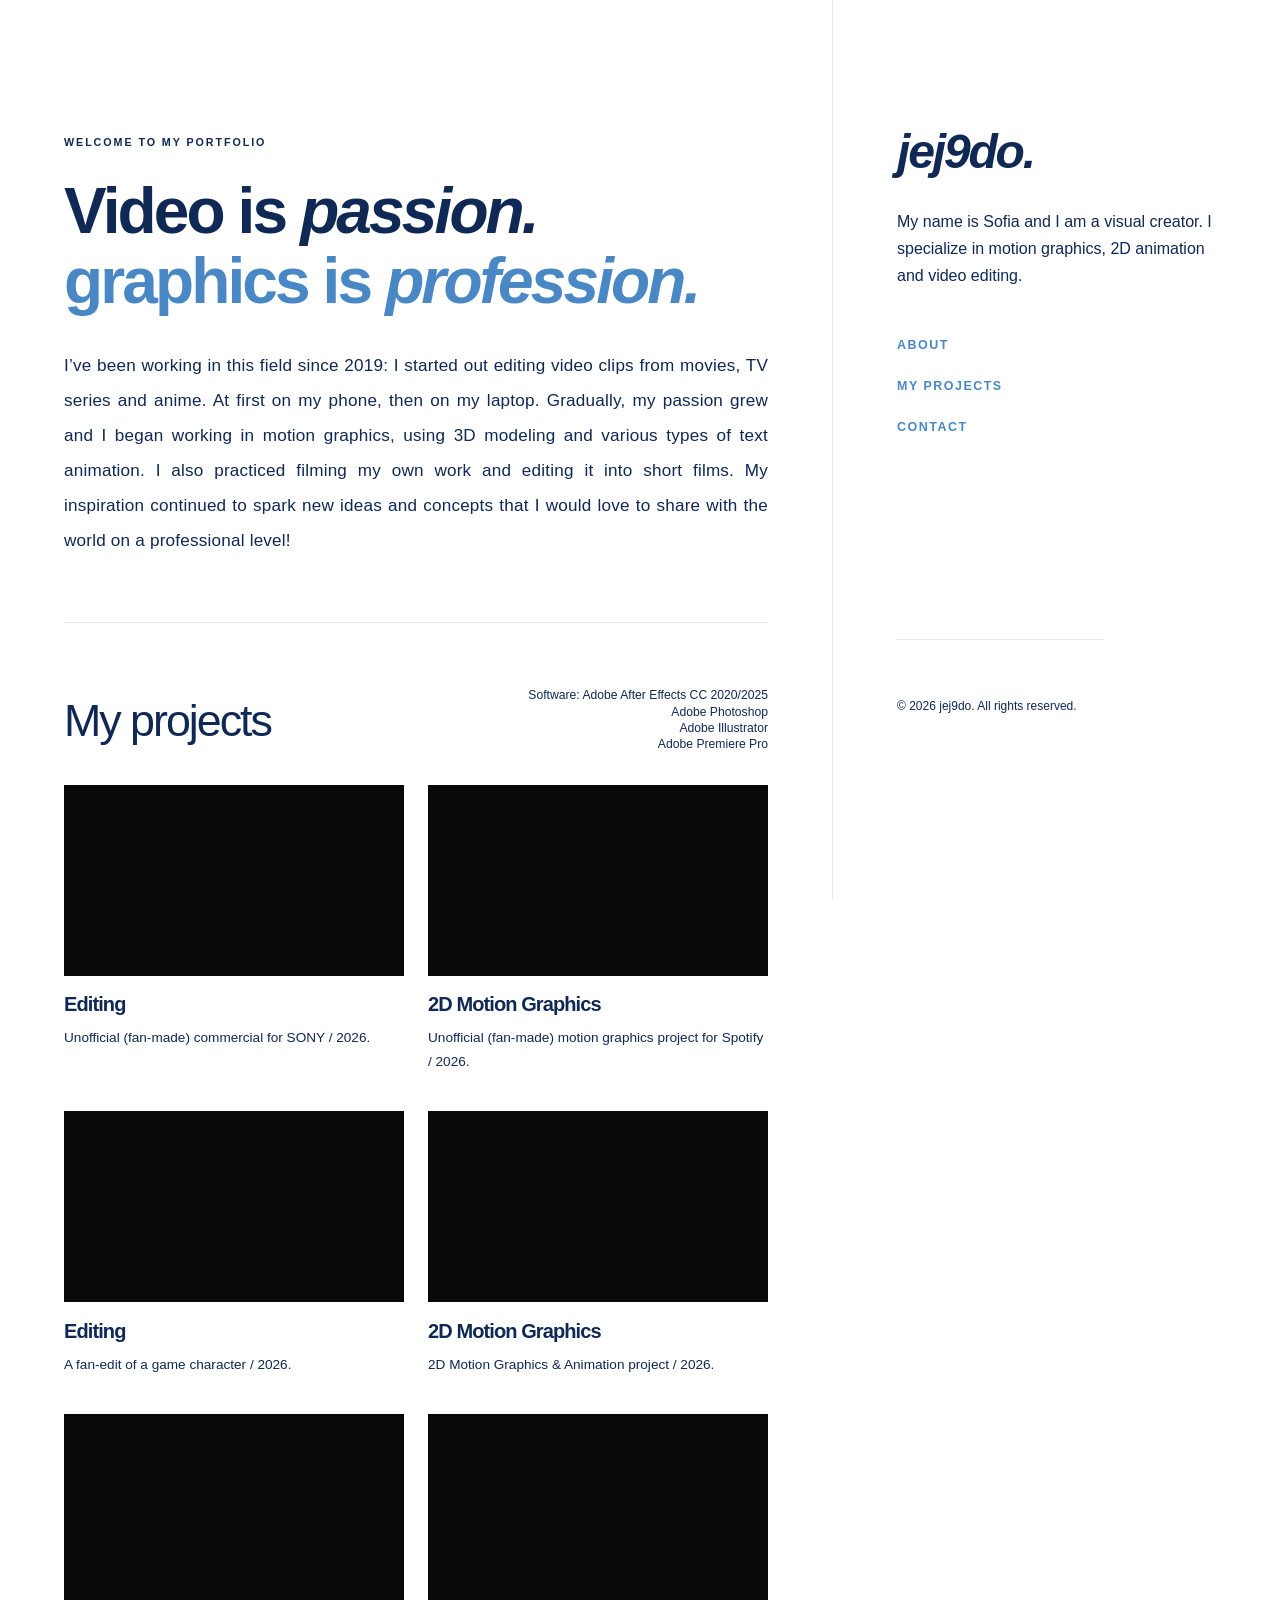
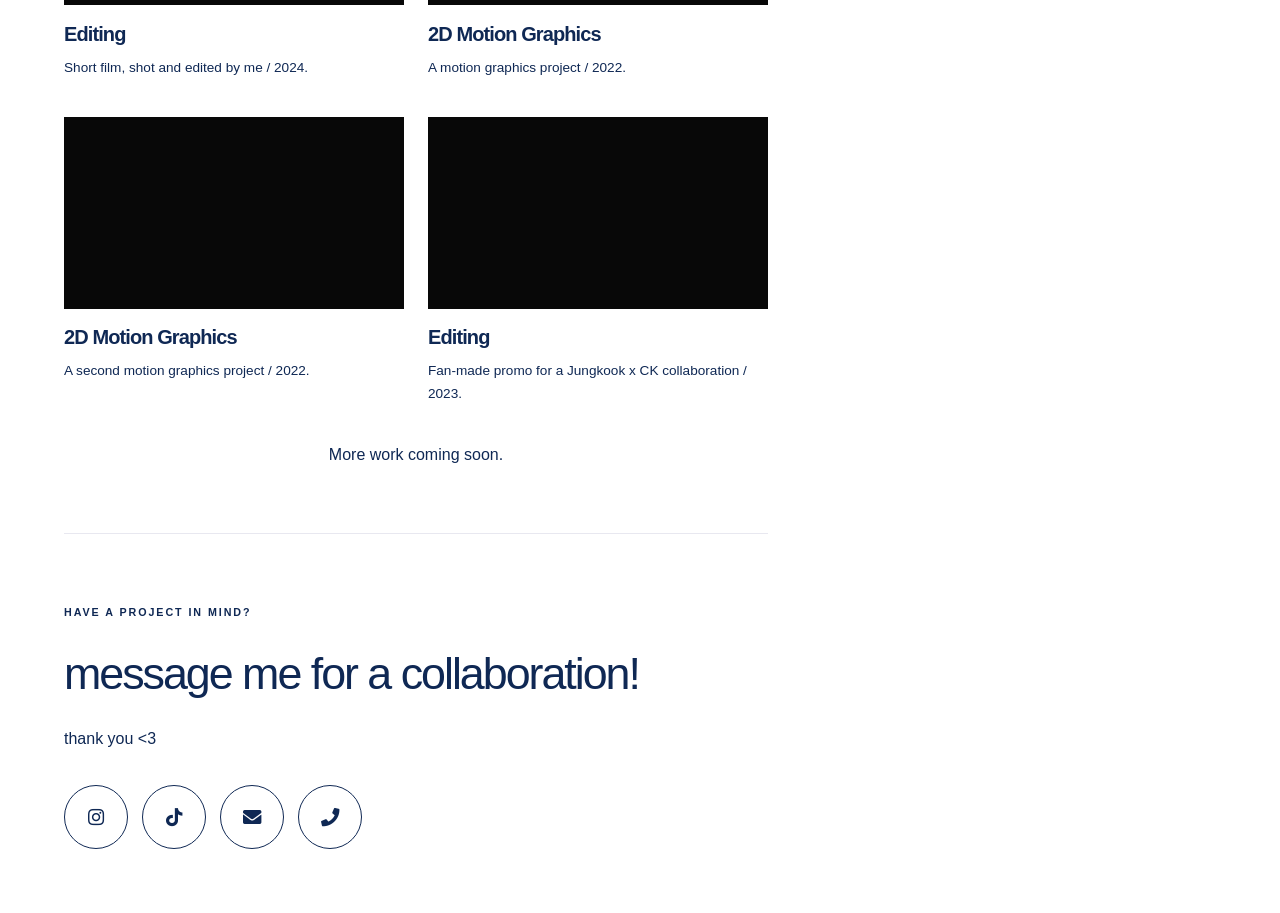
<file: index.html>
<!DOCTYPE HTML>
<html lang="en">
<head>
  <title>jej9do — Video Portfolio</title>
  <meta charset="utf-8" />
  <meta name="viewport" content="width=device-width, initial-scale=1" />
  <meta name="description" content="Video portfolio and visual work by jej9do." />
  <link rel="stylesheet" href="assets/css/main.css" />
  <link rel="stylesheet" href="assets/css/jej9do.css?v=32" />
</head>
<body class="is-preload">
  <header id="header">
    <div class="inner">
      <p class="eyebrow mobile-welcome">WELCOME TO MY PORTFOLIO</p>
      <a class="wordmark" href="#top" aria-label="jej9do home">jej9do<span>.</span></a>
      <p class="tagline">My name is Sofia and I am a visual creator. I specialize in motion graphics, 2D animation and video editing.</p>
      <nav class="site-nav" aria-label="Main navigation">
        <a href="#about">About</a>
        <a href="#work">My projects</a>
        <a href="#contact">Contact</a>
      </nav>
    </div>
  </header>

  <main id="main">
    <section id="about" class="intro">
      <p class="eyebrow desktop-welcome">WELCOME TO MY PORTFOLIO</p>
      <h1>Video is <em>passion.</em><br /><span>graphics is <em>profession.</em></span></h1>
      <p class="intro-copy">I’ve been working in this field since 2019: I started out editing video clips from movies, TV series and anime. At first on my phone, then on my laptop. Gradually, my passion grew and I began working in motion graphics, using 3D modeling and various types of text animation. I also practiced filming my own work and editing it into short films. My inspiration continued to spark new ideas and concepts that I would love to share with the world on a professional level!</p>
    
      <p class="intro-spacer" aria-hidden="true"></p></section>

    <section id="work">
      <div class="project-topline">
        <div class="project-heading">
          <h2>My projects</h2>
        </div>
        <div class="project-software">
          <p><strong>Software:</strong> Adobe After Effects CC 2020/2025</p>
          <p>Adobe Photoshop</p>
          <p>Adobe Illustrator</p>
          <p>Adobe Premiere Pro</p>
        </div>
      </div>
      <div class="row video-grid">
        <article class="col-6 col-12-xsmall work-item">
          <div class="video-frame video-embed"><iframe src="https://player.vimeo.com/video/1247370291" title="Editing project" allow="autoplay; encrypted-media" allowfullscreen loading="lazy"></iframe></div>
          <p class="project-type"></p><h3>Editing</h3><p>Unofficial (fan-made) commercial for SONY / 2026.</p>
        </article>
        <article class="col-6 col-12-xsmall work-item">
          <div class="video-frame video-embed"><iframe src="https://player.vimeo.com/video/1247359311" title="2D Motion Graphics" allow="autoplay; encrypted-media" allowfullscreen loading="lazy"></iframe></div>
          <p class="project-type"></p><h3>2D Motion Graphics</h3><p>Unofficial (fan-made) motion graphics project for Spotify / 2026.</p>
        </article>
        <article class="col-6 col-12-xsmall work-item">
          <div class="video-frame video-embed"><iframe src="https://player.vimeo.com/video/1247359469" title="Fan-edit" allow="autoplay; encrypted-media" allowfullscreen loading="lazy"></iframe></div>
          <p class="project-type"></p><h3>Editing</h3><p>A fan-edit of a game character / 2026.</p>
        </article>
        <article class="col-6 col-12-xsmall work-item">
          <div class="video-frame video-embed"><iframe src="https://player.vimeo.com/video/1247359435" title="2D Motion Graphics" allow="autoplay; encrypted-media" allowfullscreen loading="lazy"></iframe></div>
          <p class="project-type"></p><h3>2D Motion Graphics</h3><p>2D Motion Graphics & Animation project / 2026.</p>
        </article>
        <article class="col-6 col-12-xsmall work-item">
          <div class="video-frame video-embed"><iframe src="https://player.vimeo.com/video/1247376517" title="Editing project" allow="autoplay; encrypted-media" allowfullscreen loading="lazy"></iframe></div>
          <p class="project-type"></p><h3>Editing</h3><p>Short film, shot and edited by me / 2024.</p>
        </article>
        <article class="col-6 col-12-xsmall work-item featured-work">
          <div class="video-frame video-embed"><iframe src="https://player.vimeo.com/video/1247359525" title="2D Motion Graphics" allow="autoplay; encrypted-media" allowfullscreen loading="lazy"></iframe></div>
          <p class="project-type"></p><h3>2D Motion Graphics</h3><p>A motion graphics project / 2022.</p>
        </article>
        <article class="col-6 col-12-xsmall work-item">
          <div class="video-frame video-embed"><iframe src="https://player.vimeo.com/video/1247361205" title="2D Motion Graphics" allow="autoplay; encrypted-media" allowfullscreen loading="lazy"></iframe></div>
          <p class="project-type"></p><h3>2D Motion Graphics</h3><p>A second motion graphics project / 2022.</p>
        </article>
        <article class="col-6 col-12-xsmall work-item">
          <div class="video-frame video-embed"><iframe src="https://player.vimeo.com/video/1247389402" title="Editing project" allow="autoplay; encrypted-media" allowfullscreen loading="lazy"></iframe></div>
          <p class="project-type"></p><h3>Editing</h3><p>Fan-made promo for a Jungkook x CK collaboration / 2023.</p>
        </article>
      </div>
      <p class="portfolio-note">More work coming soon.</p>
    </section>

    <section id="contact">
      <p class="eyebrow">HAVE A PROJECT IN MIND?</p>
      <h2>message me for a collaboration!</h2>
      <p class="contact-copy">thank you &lt;3</p>
      <div class="contact-links" aria-label="Contact links">
        <a class="contact-button" href="https://www.instagram.com/jej9do/" target="_blank" rel="noopener noreferrer" aria-label="Instagram" title="Instagram"><i class="fab fa-instagram" aria-hidden="true"></i></a>
        <a class="contact-button" href="https://www.tiktok.com/@m4njigg?_r=1&_t=ZS-9BElukKrOI1" target="_blank" rel="noopener noreferrer" aria-label="TikTok" title="TikTok"><i class="fab fa-tiktok" aria-hidden="true"></i></a>
        <a class="contact-button" href="mailto:sofiarzn21@icloud.com" aria-label="Email" title="Email"><i class="fas fa-envelope" aria-hidden="true"></i></a>
        <a class="contact-button" href="tel:+4367762326034" aria-label="Phone" title="Phone"><i class="fas fa-phone" aria-hidden="true"></i></a>
      </div>
    </section>
  </main>

  <footer id="footer">
    <div class="inner">
      <p class="copyright">© 2026 jej9do. All rights reserved.</p>
    </div>
  </footer>

  <script src="assets/js/jquery.min.js"></script>
  <script src="assets/js/browser.min.js"></script>
  <script src="assets/js/breakpoints.min.js"></script>
  <script src="assets/js/util.js"></script>
  <script src="assets/js/main.js"></script>
</body>
</html>
</file>
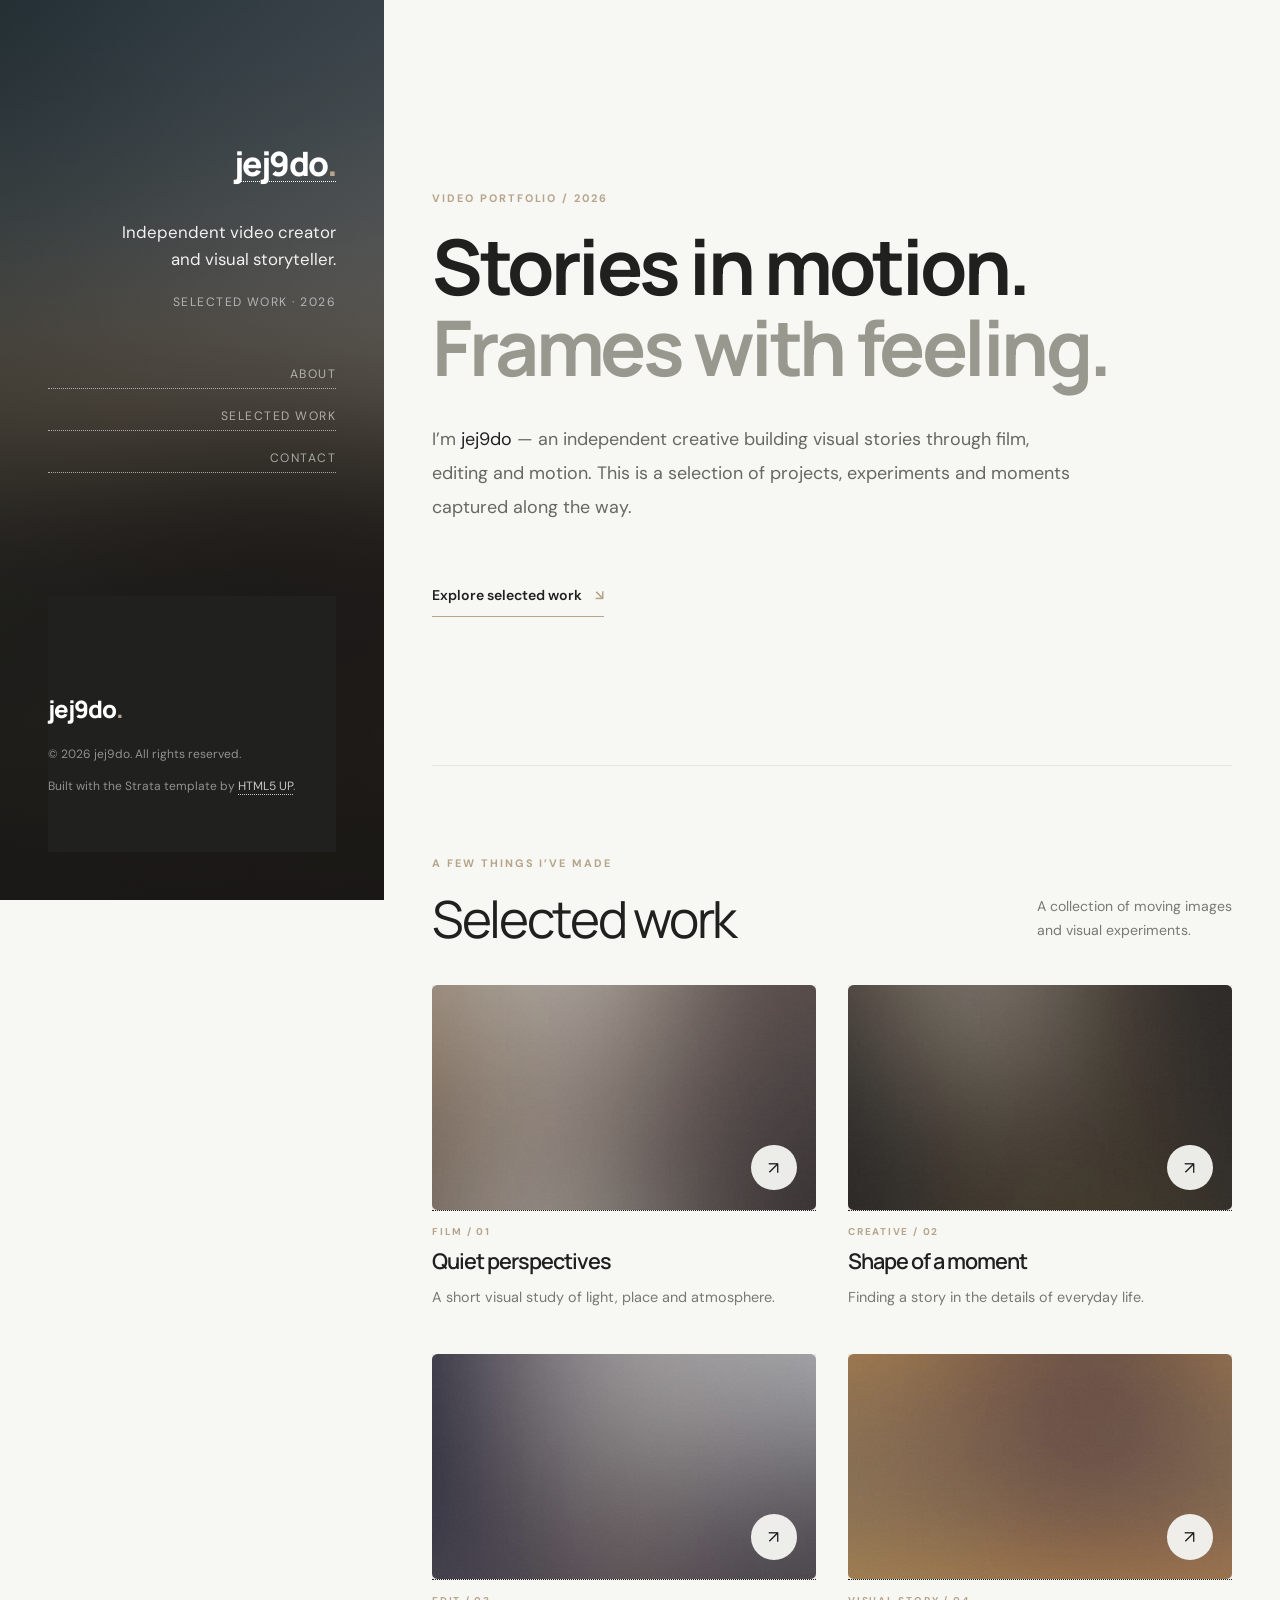
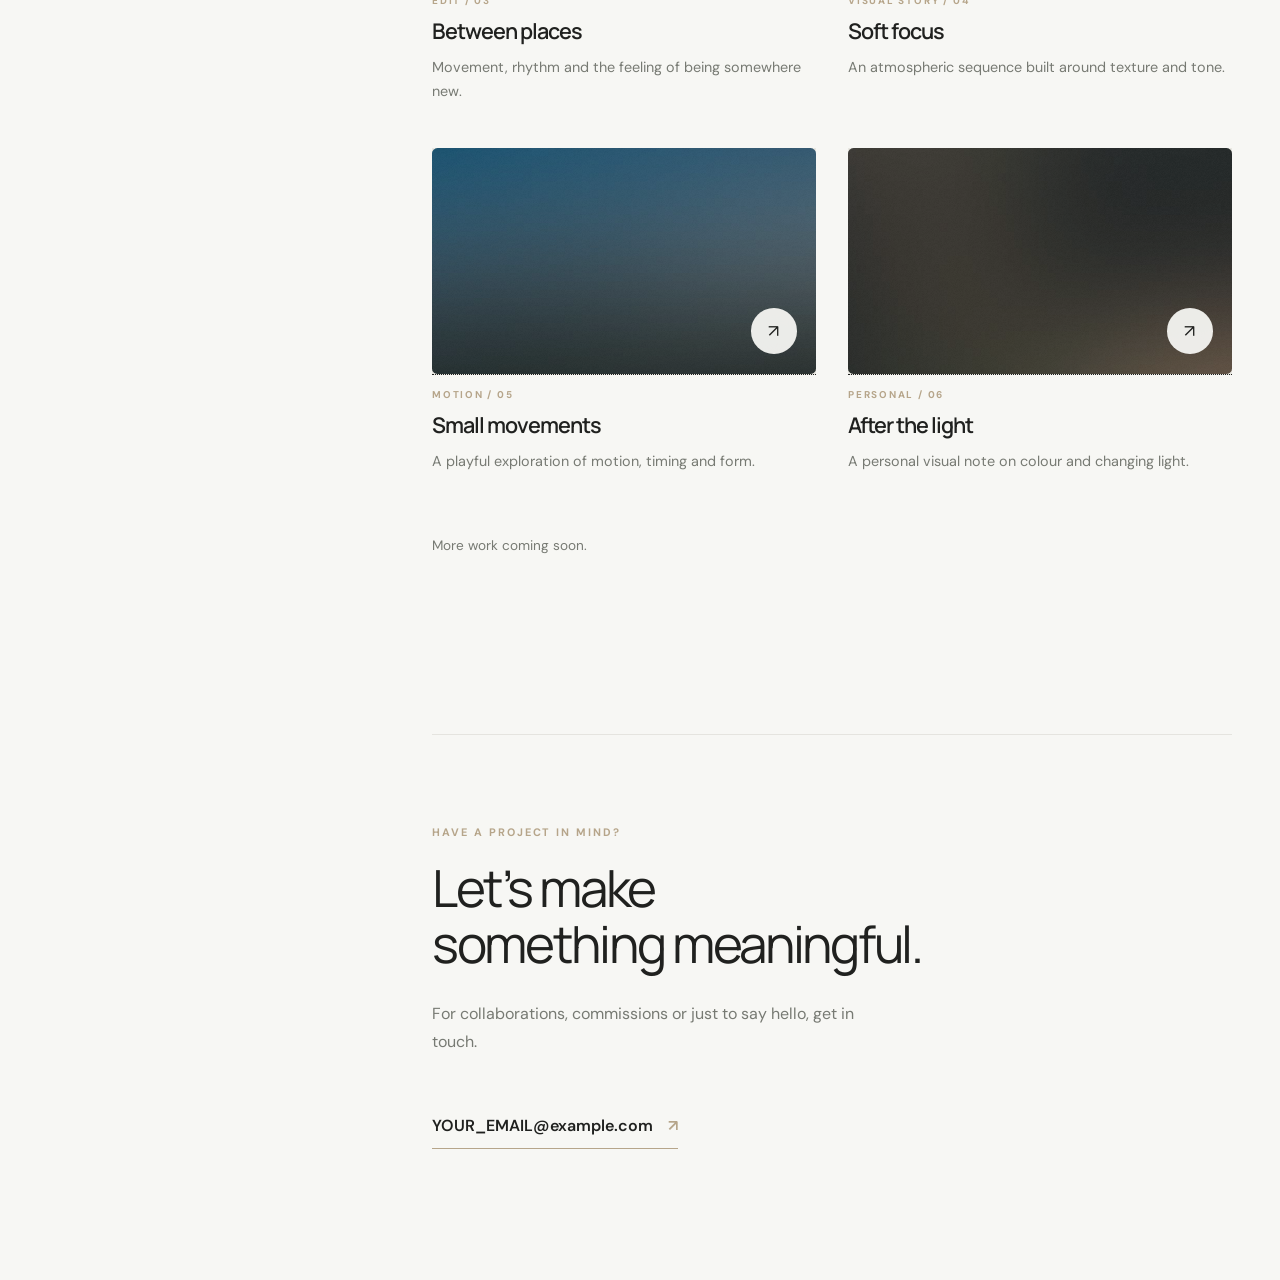
<file: jej9do_video_portfolio/index.html>
<!DOCTYPE HTML>
<html lang="en">
<head>
    <title>jej9do — Video Portfolio</title>
    <meta charset="utf-8" />
    <meta name="viewport" content="width=device-width, initial-scale=1, user-scalable=no" />
    <meta name="description" content="Selected video work and visual stories by jej9do." />
    <link rel="preconnect" href="https://fonts.googleapis.com">
    <link rel="preconnect" href="https://fonts.gstatic.com" crossorigin>
    <link href="https://fonts.googleapis.com/css2?family=DM+Sans:wght@400;500;600;700&family=Manrope:wght@400;500;600;700;800&display=swap" rel="stylesheet">
    <link rel="stylesheet" href="assets/css/main.css" />
    <link rel="stylesheet" href="assets/css/custom.css" />
</head>
<body class="is-preload">
    <header id="header">
        <div class="inner">
            <a href="#top" class="brand-mark">jej9do<span>.</span></a>
            <p class="header-intro">Independent video creator<br />and visual storyteller.</p>
            <p class="header-note">Selected work · 2026</p>
            <nav class="side-nav" aria-label="Main navigation">
                <a href="#about">About</a>
                <a href="#work">Selected work</a>
                <a href="#contact">Contact</a>
            </nav>
        </div>
    </header>

    <div id="main">
        <section id="about">
            <p class="eyebrow">VIDEO PORTFOLIO / 2026</p>
            <header class="major">
                <h1>Stories in motion.<br><span>Frames with feeling.</span></h1>
            </header>
            <p class="intro-copy">I’m <strong>jej9do</strong> — an independent creative building visual stories through film, editing and motion. This is a selection of projects, experiments and moments captured along the way.</p>
            <a href="#work" class="text-link">Explore selected work <span aria-hidden="true">↘</span></a>
        </section>

        <section id="work">
            <div class="section-heading">
                <div>
                    <p class="eyebrow">A FEW THINGS I’VE MADE</p>
                    <h2>Selected work</h2>
                </div>
                <p class="section-aside">A collection of moving images<br />and visual experiments.</p>
            </div>
            <div class="row video-grid">
                <article class="col-6 col-12-small work-item">
                    <a class="video-link" href="https://www.youtube.com/watch?v=YOUR_VIDEO_ID_01" target="_blank" rel="noopener">
                        <span class="image fit thumb"><img src="images/thumbs/01.jpg" alt="Replace with a still from film one" /></span>
                        <span class="play-mark" aria-hidden="true">↗</span>
                    </a>
                    <p class="project-type">FILM / 01</p>
                    <h3>Quiet perspectives</h3>
                    <p>A short visual study of light, place and atmosphere.</p>
                </article>
                <article class="col-6 col-12-small work-item">
                    <a class="video-link" href="https://www.youtube.com/watch?v=YOUR_VIDEO_ID_02" target="_blank" rel="noopener">
                        <span class="image fit thumb"><img src="images/thumbs/02.jpg" alt="Replace with a still from film two" /></span>
                        <span class="play-mark" aria-hidden="true">↗</span>
                    </a>
                    <p class="project-type">CREATIVE / 02</p>
                    <h3>Shape of a moment</h3>
                    <p>Finding a story in the details of everyday life.</p>
                </article>
                <article class="col-6 col-12-small work-item">
                    <a class="video-link" href="https://www.youtube.com/watch?v=YOUR_VIDEO_ID_03" target="_blank" rel="noopener">
                        <span class="image fit thumb"><img src="images/thumbs/03.jpg" alt="Replace with a still from film three" /></span>
                        <span class="play-mark" aria-hidden="true">↗</span>
                    </a>
                    <p class="project-type">EDIT / 03</p>
                    <h3>Between places</h3>
                    <p>Movement, rhythm and the feeling of being somewhere new.</p>
                </article>
                <article class="col-6 col-12-small work-item">
                    <a class="video-link" href="https://www.youtube.com/watch?v=YOUR_VIDEO_ID_04" target="_blank" rel="noopener">
                        <span class="image fit thumb"><img src="images/thumbs/04.jpg" alt="Replace with a still from film four" /></span>
                        <span class="play-mark" aria-hidden="true">↗</span>
                    </a>
                    <p class="project-type">VISUAL STORY / 04</p>
                    <h3>Soft focus</h3>
                    <p>An atmospheric sequence built around texture and tone.</p>
                </article>
                <article class="col-6 col-12-small work-item">
                    <a class="video-link" href="https://www.youtube.com/watch?v=YOUR_VIDEO_ID_05" target="_blank" rel="noopener">
                        <span class="image fit thumb"><img src="images/thumbs/05.jpg" alt="Replace with a still from film five" /></span>
                        <span class="play-mark" aria-hidden="true">↗</span>
                    </a>
                    <p class="project-type">MOTION / 05</p>
                    <h3>Small movements</h3>
                    <p>A playful exploration of motion, timing and form.</p>
                </article>
                <article class="col-6 col-12-small work-item">
                    <a class="video-link" href="https://www.youtube.com/watch?v=YOUR_VIDEO_ID_06" target="_blank" rel="noopener">
                        <span class="image fit thumb"><img src="images/thumbs/06.jpg" alt="Replace with a still from film six" /></span>
                        <span class="play-mark" aria-hidden="true">↗</span>
                    </a>
                    <p class="project-type">PERSONAL / 06</p>
                    <h3>After the light</h3>
                    <p>A personal visual note on colour and changing light.</p>
                </article>
            </div>
            <p class="portfolio-note">More work coming soon.</p>
        </section>

        <section id="contact">
            <p class="eyebrow">HAVE A PROJECT IN MIND?</p>
            <h2>Let’s make<br />something meaningful.</h2>
            <p class="contact-copy">For collaborations, commissions or just to say hello, get in touch.</p>
            <a class="contact-link" href="mailto:YOUR_EMAIL@example.com">YOUR_EMAIL@example.com <span aria-hidden="true">↗</span></a>
        </section>
    </div>

    <footer id="footer">
        <div class="inner">
            <p class="footer-brand">jej9do<span>.</span></p>
            <p class="copyright">© 2026 jej9do. All rights reserved.</p>
            <p class="template-credit">Built with the Strata template by <a href="https://html5up.net">HTML5 UP</a>.</p>
        </div>
    </footer>

    <script src="assets/js/jquery.min.js"></script>
    <script src="assets/js/jquery.poptrox.min.js"></script>
    <script src="assets/js/browser.min.js"></script>
    <script src="assets/js/breakpoints.min.js"></script>
    <script src="assets/js/util.js"></script>
    <script src="assets/js/main.js"></script>
</body>
</html>
</file>
<file: assets/css/jej9do.css>
/* jej9do portfolio overrides — white canvas, deep navy typography */
/* Use the system Helvetica typeface throughout the portfolio. */

:root { --navy: #0F2854; --muted: #0F2854; --line: #e8e8f0; --paper: #ffffff; }
html { scroll-behavior: smooth; }
body, input, select, textarea { background: #fff; color: var(--navy); font-family: 'DM Sans', sans-serif; }
body { background: #fff !important; }
a { color: var(--navy); border-bottom-color: rgba(15,40,84,.25); }
a:hover { color: #0F2854 !important; }
strong, b, h1, h2, h3, h4, h5, h6 { color: var(--navy); }
h1, h2, h3, h4, h5, h6, .wordmark, .footer-wordmark { font-family: 'Manrope', sans-serif; letter-spacing: -.045em; }
#header {
  background: #fff !important; background-image: none !important; color: var(--navy);
  border-right: 1px solid var(--line); box-shadow: none; text-align: left;
}
#header .inner { display: flex; flex-direction: column; align-items: flex-start; }
#header .wordmark { font-size: 2.25em; font-weight: 800; line-height: 1; text-decoration: none; border: 0; color: var(--navy); }
#header .wordmark span, .footer-wordmark span { color: #0F2854; }
#header .tagline { margin: 2em 0 1em; color: var(--muted); font-size: 1em; line-height: 1.7; }
#header .header-footnote { margin-top: 3em; font-size: .65em; letter-spacing: .16em; color: #0F2854; }
.site-nav { display: flex; flex-direction: column; gap: .8em; margin-top: 1.6em; }
.site-nav a { border: 0; color: var(--navy); font-size: .78em; letter-spacing: .12em; text-transform: uppercase; }
#main { background: #fff; }
#main > section { border-top: 1px solid var(--line); }
#main > section:first-child { border-top: 0; }
.eyebrow, .project-type { color: #0F2854; font-size: .67em; font-weight: 700; letter-spacing: .18em; }
.intro h1 { font-size: clamp(2.7em, 5vw, 4.7em); line-height: 1.08; font-weight: 700; margin-bottom: .5em; }
.intro h1 span { color: #4988C4; }
.intro-copy { max-width: 100%; color: var(--muted); font-size: 1.07em; line-height: 2.05; letter-spacing: .012em; text-align: justify; text-wrap: pretty; }
.intro-copy strong { color: var(--navy); }
.text-link { display: inline-block; margin-top: .8em; padding-bottom: .45em; border-bottom: 1px solid #aaa8cf; font-size: .88em; font-weight: 600; }
.text-link span { margin-left: .5em; color: #0F2854; }
.section-head { display: flex; justify-content: space-between; align-items: end; gap: 2em; margin-bottom: 2.5em; }
.section-head h2, #contact h2 { font-size: clamp(2em, 3.5vw, 3em); line-height: 1.12; margin: 0; }
.section-note { color: var(--muted); font-size: .85em; line-height: 1.7; margin: 0; }
.video-grid { margin-top: 0; }
.work-item { margin-bottom: 2.8em; }
.video-frame { position: relative; overflow: hidden; background: #f1f1f6; aspect-ratio: 16 / 10; }
.video-frame.video-embed {
  position: relative;
  width: 100%;
  aspect-ratio: 16 / 9;
  max-height: 420px;
  background: #080808;
}
.video-frame.video-embed iframe {
  position: absolute;
  inset: 0;
  display: block;
  width: 100%;
  height: 100%;
  border: 0;
}
.featured-work { width: 50%; }
@media screen and (max-width: 736px) { .featured-work { width: 100%; } }
.video-frame img { display: block; width: 100%; height: 100%; object-fit: cover; transition: transform .45s ease, opacity .45s ease; }
.video-frame:hover img { transform: scale(1.035); opacity: .82; }
.play-mark { position: absolute; right: 1em; bottom: 1em; width: 2.6em; height: 2.6em; border-radius: 50%; display: grid; place-items: center; background: #fff; color: var(--navy); font-size: .9em; }
.coming-soon { position: absolute; left: 1em; bottom: 1.55em; color: #0F2854; font-size: .58em; font-weight: 700; letter-spacing: .12em; text-shadow: 0 1px 5px rgba(0,0,0,.6); }
.work-item .project-type { margin: 1.35em 0 .5em; font-size: .62em; }
.work-item h3 { font-size: 1.25em; font-weight: 700; margin: 0 0 .35em; }
.work-item p:not(.project-type) { color: var(--muted); font-size: .85em; line-height: 1.7; margin: 0; }
.portfolio-note, .contact-copy, .contact-placeholder { color: var(--muted); }
#contact h2 { margin-bottom: .6em; }
#footer { background: #fff !important; background-image: none !important; border-top: 1px solid var(--line); color: var(--muted); padding: 3em 0; }
#footer .inner { text-align: left; }
.footer-wordmark { color: var(--navy); font-size: 1.5em; font-weight: 800; margin-bottom: .6em; }
#footer .copyright, #footer .template-credit { color: var(--muted); font-size: .75em; margin: .35em 0; }
#footer a { color: var(--navy); }
@media screen and (max-width: 980px) {
  #header { background: #fff !important; }
  #header .inner { align-items: center; }
  #header .tagline { margin-top: 1em; }
  .site-nav { flex-direction: row; flex-wrap: wrap; justify-content: center; }
  #footer { background: #fff !important; }
}
@media screen and (max-width: 736px) {
  .section-head { display: block; }
  .section-note { margin-top: .8em; }
  #main > section { padding-top: 3em; }
}

/* Layout update: portfolio content on the left, identity panel on the right */
@media screen and (min-width: 981px) {
  #header {
    left: auto; right: 0;
    border-right: 0; border-left: 1px solid var(--line);
    text-align: left;
  }
  #main {
    margin-left: 0; margin-right: 35%;
    width: 65%;
    padding-left: 4em; padding-right: 4em;
  }
}
@media screen and (max-width: 980px) {
  #header {
    left: auto; right: auto;
    border-left: 0; border-right: 0;
    text-align: center;
  }
  #main {
    margin: 0; width: 100%;
  }
}

/* Explicit desktop layout override */
@media screen and (min-width: 981px) {
  html, body { min-height: 100%; background: #fff !important; }
  #header {
    position: fixed !important;
    top: 0 !important; right: 0 !important; left: auto !important;
    width: 35% !important; height: 100vh !important;
    padding: 8em 4em !important;
    background: #fff !important; background-image: none !important;
    border-left: 1px solid var(--line) !important; border-right: 0 !important;
    text-align: left !important;
  }
  #main {
    position: relative !important;
    margin: 0 !important; margin-right: 35% !important;
    width: 65% !important; max-width: none !important;
    padding: 8em 4em 4em !important;
    background: #fff !important;
  }
  #footer {
    margin-right: 35% !important;
    width: 65% !important;
    background: #fff !important; background-image: none !important;
  }
}
@media screen and (max-width: 980px) {
  #header { position: relative !important; width: 100% !important; height: auto !important; }
  #main, #footer { width: 100% !important; margin: 0 !important; }
}

/* Contact buttons */

.contact-links { display: flex; flex-wrap: wrap; gap: .85em; margin-top: 1.8em; }
.contact-button {
  display: inline-flex; align-items: center; justify-content: center;
  width: 3.5em; height: 3.5em; padding: 0;
  border: 1px solid var(--navy); border-radius: 50%;
  color: var(--navy) !important; background: #fff;
  font-size: 1.15em; line-height: 1; text-decoration: none;
  transition: background .2s ease, color .2s ease, transform .2s ease;
}
.contact-button i { line-height: 1; }
.contact-button:hover {
  background: var(--navy); color: #fff !important;
  border-color: var(--navy); transform: translateY(-2px);
}

/* Navigation accent */
.site-nav a, #header .header-footnote { color: #4988C4 !important; }
.site-nav a:hover { color: #0F2854 !important; }

/* Compact software note beside project heading */
.section-head .section-note { font-size: .72em; line-height: 1.55; max-width: 25em; }
.section-head .section-note p { margin: 0 0 .45em; }

/* Site-wide Helvetica Regular typography */
html, body, body :not(i):not([class*="fa-"]) {
  font-family: Helvetica, Arial, sans-serif !important;
}


/* Soft blue paper texture behind the left content column */
#main {
  position: relative;
  isolation: isolate;
  background: transparent !important;
}
#main::before {
  content: "";
  position: fixed;
  z-index: -1;
  inset: -8px 35% -8px 0;
  background: url("") center center / cover no-repeat;
  opacity: .8;
  pointer-events: none;
}
#main > section {
  position: relative;
  background: transparent !important;
}
@media screen and (max-width: 980px) {
  #main::before { inset: -8px; }
}


/* Place the paper texture behind the right-side menu panel */
#main { background: #fff !important; }
#main::before { content: none !important; display: none !important; }
#header {
  position: relative;
  isolation: isolate;
  background: transparent !important;
  overflow: hidden;
}
#header::before {
  content: "";
  position: absolute;
  z-index: 0;
  inset: 0;
  background-image: url("");
  background-position: center center;
  background-size: cover;
  background-repeat: no-repeat;
  opacity: .8;
  pointer-events: none;
}
#header .inner { position: relative; z-index: 1; background: transparent !important; }
@media screen and (min-width: 981px) {
  #header { position: fixed !important; }
}
@media screen and (max-width: 980px) {
  #header { position: relative !important; }
}


/* Responsive layout: tablets and phones */
@media screen and (min-width: 737px) and (max-width: 980px) {
  #header {
    position: relative !important;
    inset: auto !important;
    width: 100% !important;
    height: auto !important;
    min-height: 0 !important;
    padding: 3.25em 3em !important;
    text-align: left !important;
  }
  #header .inner {
    width: 100%;
    max-width: 900px;
    margin: 0 auto;
    align-items: flex-start !important;
  }
  #header .wordmark { font-size: 2em; }
  #header .tagline {
    max-width: 42em;
    margin: 1em 0 .75em !important;
    font-size: .95em;
    line-height: 1.6;
  }
  .site-nav {
    justify-content: flex-start !important;
    gap: 1.5em;
    margin-top: .75em !important;
  }
  #main {
    width: 100% !important;
    max-width: 900px !important;
    margin: 0 auto !important;
    padding: 4em 3em !important;
  }
  #footer {
    width: 100% !important;
    margin: 0 !important;
    padding: 2.5em 3em !important;
  }
  .section-head {
    align-items: flex-start;
    gap: 1.5em;
  }
  .section-head .section-note {
    max-width: 22em;
    font-size: .7em;
  }
  .video-grid { display: flex; flex-wrap: wrap; }
  .video-grid > .work-item,
  .video-grid > .featured-work {
    width: 50% !important;
  }
  .video-frame.video-embed { max-height: none; }
}

@media screen and (max-width: 736px) {
  html { scroll-padding-top: 1em; }
  body { overflow-x: hidden; }
  #header {
    position: relative !important;
    inset: auto !important;
    width: 100% !important;
    height: auto !important;
    min-height: 0 !important;
    padding: 2.25em 1.35em 2em !important;
    text-align: center !important;
  }
  #header .inner {
    width: 100%;
    max-width: 34em;
    margin: 0 auto;
    align-items: center !important;
  }
  #header .wordmark { font-size: 1.9em; }
  #header .tagline {
    max-width: 31em;
    margin: 1em auto .8em !important;
    font-size: .9em;
    line-height: 1.6;
  }
  .site-nav {
    width: 100%;
    flex-direction: row !important;
    flex-wrap: wrap;
    justify-content: center !important;
    align-items: center;
    gap: .65em 1.15em;
    margin: .75em 0 0 !important;
  }
  .site-nav a {
    font-size: .7em;
    letter-spacing: .09em;
    padding: .35em 0;
  }
  #main {
    width: 100% !important;
    max-width: none !important;
    margin: 0 !important;
    padding: 2.6em 1.25em 2em !important;
  }
  #main > section {
    padding: 2.6em 0 !important;
  }
  #main > section:first-child { padding-top: .5em !important; }
  .intro h1 {
    font-size: clamp(2.15em, 9vw, 3.35em) !important;
    line-height: 1.08;
    overflow-wrap: anywhere;
  }
  .intro-copy {
    font-size: .96em;
    line-height: 1.8;
    text-align: left;
  }
  .section-head {
    display: flex;
    flex-direction: column;
    align-items: flex-start;
    gap: .9em;
    margin-bottom: 1.8em;
  }
  .section-head h2, #contact h2 {
    font-size: clamp(1.9em, 8vw, 2.6em) !important;
    line-height: 1.12;
  }
  .section-head .section-note {
    max-width: 100%;
    margin: 0 !important;
    font-size: .76em !important;
    line-height: 1.6;
  }
  .section-head .section-note p { margin-bottom: .45em; }
  .video-grid {
    display: flex;
    flex-direction: column;
    margin: 0 !important;
  }
  .video-grid > .work-item,
  .video-grid > .featured-work,
  .video-grid > [class*="col-"] {
    display: block;
    width: 100% !important;
    max-width: 100% !important;
    margin-left: 0 !important;
    padding-left: 0 !important;
    padding-right: 0 !important;
  }
  .work-item { margin-bottom: 2.2em !important; }
  .video-frame.video-embed {
    width: 100%;
    max-height: none;
    aspect-ratio: 16 / 9;
  }
  .work-item h3 { font-size: 1.15em; }
  .work-item p:not(.project-type) { font-size: .84em; }
  .portfolio-note { margin-top: 2em; }
  #contact h2 { overflow-wrap: anywhere; }
  .contact-links {
    gap: .7em;
    margin-top: 1.4em;
  }
  .contact-button {
    width: 3.1em;
    height: 3.1em;
  }
  #footer {
    width: 100% !important;
    margin: 0 !important;
    padding: 2em 1.25em !important;
  }
  #footer .inner { text-align: center; }
  #header::before { background-position: center center; }
}

@media screen and (max-width: 380px) {
  #header { padding-left: 1em !important; padding-right: 1em !important; }
  #main { padding-left: 1em !important; padding-right: 1em !important; }
  .intro h1 { font-size: 2.05em !important; }
  .site-nav { gap: .5em .85em; }
  .site-nav a { font-size: .65em; }
  .contact-button { width: 2.85em; height: 2.85em; }
}


/* Center the intro copy on mobile screens */
@media screen and (max-width: 736px) {
  #about,
  #about .eyebrow,
  #about h1,
  #about .intro-copy {
    text-align: center !important;
  }
  #about h1 br { display: block !important; }
  #about h1 span { display: block; }
  #about .intro-copy {
    max-width: 34em;
    margin-left: auto;
    margin-right: auto;
    text-wrap: pretty;
  }
}


/* Make main navigation links bolder */
.site-nav a {
  font-weight: 700 !important;
}
@media screen and (max-width: 736px) {
  .site-nav a { font-weight: 700 !important; }
}


/* Restore a two-column project grid on phones */
@media screen and (max-width: 736px) {
  .video-grid {
    display: grid !important;
    grid-template-columns: repeat(2, minmax(0, 1fr)) !important;
    column-gap: 1em;
    row-gap: 1.8em;
    width: 100% !important;
    margin: 0 !important;
    margin-left: 0 !important;
    margin-right: 0 !important;
    padding: 0 !important;
  }
  .video-grid > .work-item,
  .video-grid > .featured-work,
  .video-grid > [class*="col-"] {
    display: block !important;
    width: auto !important;
    max-width: none !important;
    min-width: 0 !important;
    margin: 0 !important;
    padding: 0 !important;
    box-sizing: border-box;
  }
  .video-frame.video-embed {
    width: 100% !important;
    aspect-ratio: 16 / 9;
    max-height: none;
  }
  .work-item .project-type {
    font-size: .55em;
    letter-spacing: .1em;
    line-height: 1.4;
    overflow-wrap: anywhere;
  }
  .work-item h3 {
    font-size: 1em;
    line-height: 1.3;
  }
  .work-item p:not(.project-type) {
    font-size: .76em;
    line-height: 1.5;
  }
}


/* Enforce a clean two-column project layout on tablets and desktops */
@media screen and (min-width: 737px) {
  .video-grid {
    display: grid !important;
    grid-template-columns: repeat(2, minmax(0, 1fr)) !important;
    column-gap: 1.5em !important;
    row-gap: 2.6em !important;
    width: 100% !important;
    margin: 0 !important;
    padding: 0 !important;
  }
  .video-grid > .work-item,
  .video-grid > .featured-work,
  .video-grid > [class*="col-"] {
    display: block !important;
    width: auto !important;
    max-width: none !important;
    min-width: 0 !important;
    margin: 0 !important;
    padding: 0 !important;
    box-sizing: border-box;
  }
  .video-frame.video-embed {
    width: 100% !important;
    max-height: none !important;
    aspect-ratio: 16 / 9;
  }
}


/* Rebuilt project section layout — heading on top, two video columns */
.project-heading {
  display: block !important;
  width: 100%;
  margin: 0 0 1.05em !important;
}
.project-heading h2 {
  margin: 0 !important;
  font-size: clamp(2em, 3.5vw, 3em);
  line-height: 1;
}
.project-software {
  display: block;
  width: 100%;
  max-width: none !important;
  margin: 0 0 2em !important;
  font-size: .76em;
  line-height: 1;
}
.project-software p {
  margin: 0 0 .35em !important;
}
.video-grid {
  display: grid !important;
  grid-template-columns: repeat(2, minmax(0, 1fr)) !important;
  align-items: start;
  column-gap: 1.5em !important;
  row-gap: 2.4em !important;
  width: 100% !important;
  max-width: none !important;
  margin: 0 !important;
  margin-left: 0 !important;
  margin-right: 0 !important;
  padding: 0 !important;
  box-sizing: border-box;
}
.video-grid > .work-item,
.video-grid > .featured-work,
.video-grid > [class*="col-"] {
  display: block !important;
  width: auto !important;
  max-width: none !important;
  min-width: 0 !important;
  margin: 0 !important;
  padding: 0 !important;
  box-sizing: border-box;
}
.video-grid .video-frame.video-embed {
  width: 100% !important;
  max-height: none !important;
  aspect-ratio: 16 / 9;
}
@media screen and (max-width: 736px) {
  .project-heading h2 { font-size: clamp(1.9em, 8vw, 2.6em) !important; }
  .project-software {
    margin-bottom: 1.6em !important;
    font-size: .72em;
  }
  .video-grid {
    grid-template-columns: repeat(2, minmax(0, 1fr)) !important;
    column-gap: .9em !important;
    row-gap: 1.8em !important;
  }
  .video-grid .work-item .project-type {
    font-size: .55em;
    letter-spacing: .1em;
    line-height: 1.4;
    overflow-wrap: anywhere;
  }
  .video-grid .work-item h3 {
    font-size: 1em;
    line-height: 1.3;
  }
  .video-grid .work-item p:not(.project-type) {
    font-size: .76em;
    line-height: 1.5;
  }
}


/* Keep My projects and Software on the same top row */
.project-topline {
  display: grid !important;
  grid-template-columns: minmax(0, 1fr) minmax(0, 1.15fr);
  align-items: start;
  column-gap: 1em;
  width: 100%;
  margin: 0 0 2em !important;
}
.project-topline .project-heading {
  width: auto !important;
  margin: 0 !important;
}
.project-topline .project-software {
  width: auto !important;
  max-width: none !important;
  margin: 0 !important;
  text-align: right;
}
.project-topline .project-heading h2 {
  margin: 0 !important;
}
.project-topline .project-software p {
  margin: 0 0 .35em !important;
}
@media screen and (max-width: 736px) {
  .project-topline {
    grid-template-columns: minmax(0, .85fr) minmax(0, 1.15fr);
    column-gap: .75em;
    align-items: start;
    margin-bottom: 1.5em !important;
  }
  .project-topline .project-heading h2 {
    font-size: clamp(1.25em, 5.8vw, 1.8em) !important;
    line-height: 1;
    overflow-wrap: normal;
  }
  .project-topline .project-software {
    font-size: .62em !important;
    line-height: 1;
    text-align: right;
  }
}
@media screen and (max-width: 360px) {
  .project-topline { column-gap: .5em; }
  .project-topline .project-heading h2 { font-size: 1.2em !important; }
  .project-topline .project-software { font-size: .58em !important; }
}


/* Center the closing portfolio note with equal vertical spacing */
#main > #work {
  padding-bottom: 0 !important;
}
#work .portfolio-note {
  display: block;
  width: 100%;
  text-align: center !important;
  margin: 2.25em 0 !important;
}


/* Larger italic site wordmark */
#header .wordmark {
  font-size: 3em !important;
  font-style: italic !important;
  line-height: 1 !important;
}
@media screen and (min-width: 737px) and (max-width: 980px) {
  #header .wordmark { font-size: 2.6em !important; }
}
@media screen and (max-width: 736px) {
  #header .wordmark { font-size: 2.35em !important; }
}


/* Consistent horizontal alignment for My projects and Software on every screen */
.project-topline {
  display: flex !important;
  flex-direction: row !important;
  align-items: center !important;
  justify-content: space-between !important;
  gap: 1em !important;
  width: 100% !important;
}
.project-topline .project-heading {
  flex: 0 1 46% !important;
  min-width: 0;
}
.project-topline .project-heading h2 {
  margin: 0 !important;
  white-space: nowrap;
  line-height: 1 !important;
}
.project-topline .project-software {
  flex: 1 1 54% !important;
  min-width: 0;
  align-self: center !important;
  margin: 0 !important;
  text-align: right !important;
  line-height: 1.35 !important;
}
.project-topline .project-software p {
  margin: 0 !important;
}
@media screen and (max-width: 736px) {
  .project-topline {
    display: flex !important;
    flex-direction: row !important;
    align-items: center !important;
    gap: .65em !important;
    margin-bottom: 1.5em !important;
  }
  .project-topline .project-heading {
    flex: 0 0 auto !important;
  }
  .project-topline .project-heading h2 {
    font-size: clamp(1.15em, 5.4vw, 1.65em) !important;
    white-space: nowrap !important;
    line-height: 1 !important;
  }
  .project-topline .project-software {
    flex: 1 1 auto !important;
    font-size: clamp(.56em, 2.4vw, .68em) !important;
    line-height: 1.35 !important;
    text-align: right !important;
    align-self: center !important;
  }
  .project-topline .project-software p {
    margin: 0 !important;
  }
}
@media screen and (max-width: 360px) {
  .project-topline { gap: .45em !important; }
  .project-topline .project-heading h2 { font-size: 1.08em !important; }
  .project-topline .project-software { font-size: .54em !important; }
}


/* Reduce the empty space between the About text and My projects on phones */
@media screen and (max-width: 736px) {
  #main > #about {
    margin-bottom: 0 !important;
    padding-bottom: .6em !important;
  }
  #about .intro-copy {
    margin-bottom: 0 !important;
  }
  #main > #work {
    margin-top: 0 !important;
    padding-top: .75em !important;
  }
}


/* Fine-tune mobile gap between About and My projects */
@media screen and (max-width: 736px) {
  #main > #about {
    padding-bottom: .35em !important;
  }
  #about .intro-copy {
    margin-bottom: .7em !important;
  }
  #main > #work {
    margin-top: 0 !important;
    padding-top: .35em !important;
  }
}


/* Small breathing space between the About paragraph and My projects */
@media screen and (max-width: 736px) {
  #main > #about {
    padding-bottom: .25em !important;
  }
  #about .intro-copy {
    margin-bottom: 0 !important;
  }
  #main > #work {
    padding-top: 1.1em !important;
    margin-top: 0 !important;
  }
}


/* Mobile welcome label at the very top of the page */
.mobile-welcome {
  display: none;
}
@media screen and (max-width: 736px) {
  #header .mobile-welcome {
    display: block !important;
    align-self: center !important;
    margin: 0 0 1.1em !important;
    text-align: center !important;
  }

  /* A clear but compact gap between the About copy and My projects */
  #main > #about {
    padding-bottom: .35em !important;
    margin-bottom: 0 !important;
  }
  #about .intro-copy {
    margin-bottom: 2em !important;
  }
  #main > #work {
    margin-top: 0 !important;
    padding-top: .6em !important;
  }
}


/* Final correction: one blank paragraph after About; welcome label per device */
.mobile-welcome { display: none !important; }
.desktop-welcome { display: block !important; }
.intro-spacer {
  display: block !important;
  height: 1.5em !important;
  min-height: 1.5em !important;
  margin: 0 !important;
  padding: 0 !important;
  line-height: 1.5em !important;
}
@media screen and (max-width: 736px) {
  #header .mobile-welcome {
    display: block !important;
  }
  #about .desktop-welcome {
    display: none !important;
  }
  #main > #about {
    margin-bottom: 0 !important;
    padding-bottom: 0 !important;
  }
  #about .intro-copy {
    margin-bottom: 0 !important;
  }
  #about .intro-spacer {
    height: 1.5em !important;
    min-height: 1.5em !important;
  }
  #main > #work {
    margin-top: 0 !important;
    padding-top: 0 !important;
  }
}


/* Final spacing refinement: no About spacer on desktop, breathing room on mobile */
@media screen and (min-width: 737px) {
  #about .intro-spacer {
    display: none !important;
    height: 0 !important;
    min-height: 0 !important;
  }
}
@media screen and (max-width: 736px) {
  #about .intro-spacer {
    display: block !important;
    height: 1.5em !important;
    min-height: 1.5em !important;
    margin: 0 !important;
    padding: 0 !important;
  }
  /* Space between the divider and the My projects / Software row */
  #main > #work {
    padding-top: 1.15em !important;
    margin-top: 0 !important;
  }
}


/* Bring the About headline closer to the mobile navigation */
@media screen and (max-width: 736px) {
  #header {
    padding-bottom: .45em !important;
  }
  #main {
    padding-top: .55em !important;
  }
  #main > #about {
    padding-top: .35em !important;
  }
}


/* Mobile only: show one large video per row */
@media screen and (max-width: 736px) {
  .video-grid {
    display: grid !important;
    grid-template-columns: minmax(0, 1fr) !important;
    column-gap: 0 !important;
    row-gap: 2.2em !important;
    width: 100% !important;
  }
  .video-grid > .work-item,
  .video-grid > .featured-work,
  .video-grid > [class*="col-"] {
    display: block !important;
    width: 100% !important;
    max-width: 100% !important;
    min-width: 0 !important;
    margin: 0 !important;
    padding: 0 !important;
  }
  .video-grid .video-frame.video-embed {
    width: 100% !important;
    max-width: 100% !important;
    max-height: none !important;
    aspect-ratio: 16 / 9 !important;
  }
}
</file>
<file: jej9do_video_portfolio/assets/css/custom.css>
@import url('https://fonts.googleapis.com/css2?family=DM+Sans:wght@400;500;600;700&family=Manrope:wght@400;500;600;700;800&display=swap');

:root {
    --ink: #20211f;
    --muted: #777a73;
    --paper: #f7f7f4;
    --accent: #b6a58a;
}
html { scroll-behavior: smooth; }
body, input, select, textarea {
    font-family: 'DM Sans', sans-serif;
    color: var(--ink);
    background: var(--paper);
}
h1, h2, h3, h4, h5, h6, .brand-mark, .footer-brand {
    font-family: 'Manrope', sans-serif;
    letter-spacing: -0.045em;
    color: var(--ink);
}
a { color: var(--ink); }
a:hover { color: var(--accent) !important; }
#header {
    background-image: linear-gradient(rgba(22,23,21,.62), rgba(22,23,21,.70)), url("../../images/bg.jpg");
    background-size: cover;
    background-position: center;
}
#header .inner { padding-top: 3.2em; }
.brand-mark {
    display: inline-block;
    color: #fff !important;
    font-size: 2.1em;
    font-weight: 800;
    line-height: 1;
    text-decoration: none;
}
.brand-mark span, .footer-brand span { color: var(--accent); }
.header-intro {
    color: rgba(255,255,255,.92);
    font-size: 1.05em;
    line-height: 1.65;
    margin: 2em 0 .8em;
}
.header-note, .side-nav a {
    color: rgba(255,255,255,.58) !important;
    font-size: .76em;
    letter-spacing: .12em;
    text-transform: uppercase;
}
.side-nav { display: flex; flex-direction: column; gap: .8em; margin-top: 2.8em; }
.side-nav a { text-decoration: none; transition: color .2s ease; }
#main { background: var(--paper); }
#main > section { border-top: 1px solid #e5e4df; padding: 5.2em 0; }
#main > section:first-child { border-top: 0; padding-top: 5.5em; }
.eyebrow, .project-type {
    color: var(--accent);
    font-size: .68em;
    font-weight: 700;
    letter-spacing: .18em;
    margin: 0 0 1.2em;
}
#about h1 {
    font-size: clamp(2.7em, 6vw, 5.4em);
    line-height: 1.06;
    font-weight: 700;
    margin: 0 0 .45em;
}
#about h1 span { color: #99988f; }
.intro-copy { max-width: 650px; font-size: 1.12em; line-height: 1.9; color: #666960; }
.intro-copy strong { color: var(--ink); }
.text-link, .contact-link {
    display: inline-block;
    margin-top: 1.5em;
    border-bottom: 1px solid var(--accent);
    padding-bottom: .5em;
    font-size: .88em;
    font-weight: 600;
    text-decoration: none;
}
.text-link span, .contact-link span { color: var(--accent); margin-left: .7em; }
.section-heading { display: flex; justify-content: space-between; align-items: end; margin-bottom: 2.4em; gap: 2em; }
.section-heading h2, #contact h2 { font-size: clamp(2em, 4vw, 3.3em); line-height: 1.1; margin: 0; }
.section-aside { color: var(--muted); font-size: .88em; line-height: 1.7; margin: 0 0 .25em; }
.video-grid { margin-top: 0; }
.work-item { position: relative; margin-bottom: 2.8em; }
.work-item .video-link { display: block; position: relative; overflow: hidden; background: #e8e7e1; }
.work-item .image { display: block; margin: 0; }
.work-item .image img { transition: transform .5s ease, opacity .5s ease; }
.work-item .video-link:hover .image img { transform: scale(1.035); opacity: .82; }
.play-mark {
    position: absolute; right: 1.1em; bottom: 1.1em;
    width: 2.6em; height: 2.6em; border-radius: 50%;
    display: grid; place-items: center;
    background: rgba(247,247,244,.94); color: var(--ink);
    font-size: 1.1em; transition: transform .2s ease;
}
.video-link:hover .play-mark { transform: translate(2px,-2px); }
.work-item .project-type { margin: 1.4em 0 .55em; font-size: .62em; }
.work-item h3 { font-size: 1.35em; font-weight: 600; margin: 0 0 .35em; }
.work-item p:not(.project-type) { color: var(--muted); font-size: .9em; line-height: 1.7; margin: 0; }
.portfolio-note { color: var(--muted); font-size: .85em; margin-top: 1em; }
#contact h2 { margin-bottom: .55em; }
.contact-copy { color: var(--muted); max-width: 460px; }
.contact-link { font-size: 1em; }
#footer { background: #20211f; color: rgba(255,255,255,.55); padding: 3em 0; }
#footer .inner { text-align: left; }
.footer-brand { color: #fff; font-size: 1.5em; font-weight: 800; margin-bottom: .7em; }
#footer .copyright, #footer .template-credit { font-size: .75em; margin: .35em 0; color: rgba(255,255,255,.5); }
#footer a { color: rgba(255,255,255,.75); }
@media screen and (max-width: 736px) {
    #main > section, #main > section:first-child { padding: 3.5em 0; }
    .section-heading { display: block; }
    .section-aside { margin-top: 1em; }
    #header .inner { padding-top: 2.5em; }
}
</file>
<file: assets/css/main.css>
@import url("fontawesome-all.min.css");
@import url("https://fonts.googleapis.com/css?family=Source+Sans+Pro:400,400italic");

/*
	Strata by HTML5 UP
	html5up.net | @ajlkn
	Free for personal and commercial use under the CCA 3.0 license (html5up.net/license)
*/

html, body, div, span, applet, object,
iframe, h1, h2, h3, h4, h5, h6, p, blockquote,
pre, a, abbr, acronym, address, big, cite,
code, del, dfn, em, img, ins, kbd, q, s, samp,
small, strike, strong, sub, sup, tt, var, b,
u, i, center, dl, dt, dd, ol, ul, li, fieldset,
form, label, legend, table, caption, tbody,
tfoot, thead, tr, th, td, article, aside,
canvas, details, embed, figure, figcaption,
footer, header, hgroup, menu, nav, output, ruby,
section, summary, time, mark, audio, video {
	margin: 0;
	padding: 0;
	border: 0;
	font-size: 100%;
	font: inherit;
	vertical-align: baseline;}

article, aside, details, figcaption, figure,
footer, header, hgroup, menu, nav, section {
	display: block;}

body {
	line-height: 1;
}

ol, ul {
	list-style: none;
}

blockquote, q {
	quotes: none;
}

	blockquote:before, blockquote:after, q:before, q:after {
		content: '';
		content: none;
	}

table {
	border-collapse: collapse;
	border-spacing: 0;
}

body {
	-webkit-text-size-adjust: none;
}

mark {
	background-color: transparent;
	color: inherit;
}

input::-moz-focus-inner {
	border: 0;
	padding: 0;
}

input, select, textarea {
	-moz-appearance: none;
	-webkit-appearance: none;
	-ms-appearance: none;
	appearance: none;
}

/* Basic */

	html {
		box-sizing: border-box;
	}

	*, *:before, *:after {
		box-sizing: inherit;
	}

	body {
		background: #fff;
	}

		body.is-preload *, body.is-preload *:before, body.is-preload *:after {
			-moz-animation: none !important;
			-webkit-animation: none !important;
			-ms-animation: none !important;
			animation: none !important;
			-moz-transition: none !important;
			-webkit-transition: none !important;
			-ms-transition: none !important;
			transition: none !important;
		}

	body, input, select, textarea {
		color: #a2a2a2;
		font-family: "Source Sans Pro", Helvetica, sans-serif;
		font-size: 16pt;
		font-weight: 400;
		line-height: 1.75em;
	}

	a {
		-moz-transition: color 0.2s ease-in-out, border-color 0.2s ease-in-out;
		-webkit-transition: color 0.2s ease-in-out, border-color 0.2s ease-in-out;
		-ms-transition: color 0.2s ease-in-out, border-color 0.2s ease-in-out;
		transition: color 0.2s ease-in-out, border-color 0.2s ease-in-out;
		border-bottom: dotted 1px;
		color: #49bf9d;
		text-decoration: none;
	}

		a:hover {
			border-bottom-color: transparent;
			color: #49bf9d !important;
			text-decoration: none;
		}

	strong, b {
		color: #787878;
		font-weight: 400;
	}

	em, i {
		font-style: italic;
	}

	p {
		margin: 0 0 2em 0;
	}

	h1, h2, h3, h4, h5, h6 {
		color: #787878;
		font-weight: 400;
		line-height: 1em;
		margin: 0 0 1em 0;
	}

		h1 a, h2 a, h3 a, h4 a, h5 a, h6 a {
			color: inherit;
			text-decoration: none;
		}

	h1 {
		font-size: 2em;
		line-height: 1.5em;
	}

	h2 {
		font-size: 1.5em;
		line-height: 1.5em;
	}

	h3 {
		font-size: 1.25em;
		line-height: 1.5em;
	}

	h4 {
		font-size: 1.1em;
		line-height: 1.5em;
	}

	h5 {
		font-size: 0.9em;
		line-height: 1.5em;
	}

	h6 {
		font-size: 0.7em;
		line-height: 1.5em;
	}

	sub {
		font-size: 0.8em;
		position: relative;
		top: 0.5em;
	}

	sup {
		font-size: 0.8em;
		position: relative;
		top: -0.5em;
	}

	hr {
		border: 0;
		border-bottom: solid 2px #efefef;
		margin: 2em 0;
	}

		hr.major {
			margin: 3em 0;
		}

	blockquote {
		border-left: solid 6px #efefef;
		font-style: italic;
		margin: 0 0 2em 0;
		padding: 0.5em 0 0.5em 1.5em;
	}

	code {
		background: #f7f7f7;
		border-radius: 0.35em;
		border: solid 2px #efefef;
		font-family: "Courier New", monospace;
		font-size: 0.9em;
		margin: 0 0.25em;
		padding: 0.25em 0.65em;
	}

	pre {
		-webkit-overflow-scrolling: touch;
		font-family: "Courier New", monospace;
		font-size: 0.9em;
		margin: 0 0 2em 0;
	}

		pre code {
			display: block;
			line-height: 1.75em;
			padding: 1em 1.5em;
			overflow-x: auto;
		}

	.align-left {
		text-align: left;
	}

	.align-center {
		text-align: center;
	}

	.align-right {
		text-align: right;
	}

/* Container */

	.container {
		margin: 0 auto;
		max-width: calc(100% - 4em);
		width: 100%;
	}

		.container.xsmall {
			width: 25%;
		}

		.container.small {
			width: 50%;
		}

		.container.medium {
			width: 75%;
		}

		.container.large {
			width: 125%;
		}

		.container.xlarge {
			width: 150%;
		}

		.container.max {
			width: 100%;
		}

		@media screen and (max-width: 980px) {

			.container {
				width: 100% !important;
				max-width: 100% !important;
			}

		}

		@media screen and (max-width: 480px) {

			.container {
				max-width: calc(100% - 3em);
			}

		}

/* Row */

	.row {
		display: flex;
		flex-wrap: wrap;
		box-sizing: border-box;
		align-items: stretch;
	}

		.row > * {
			box-sizing: border-box;
		}

		.row.gtr-uniform > * > :last-child {
			margin-bottom: 0;
		}

		.row.aln-left {
			justify-content: flex-start;
		}

		.row.aln-center {
			justify-content: center;
		}

		.row.aln-right {
			justify-content: flex-end;
		}

		.row.aln-top {
			align-items: flex-start;
		}

		.row.aln-middle {
			align-items: center;
		}

		.row.aln-bottom {
			align-items: flex-end;
		}

		.row > .imp {
			order: -1;
		}

		.row > .col-1 {
			width: 8.33333%;
		}

		.row > .off-1 {
			margin-left: 8.33333%;
		}

		.row > .col-2 {
			width: 16.66667%;
		}

		.row > .off-2 {
			margin-left: 16.66667%;
		}

		.row > .col-3 {
			width: 25%;
		}

		.row > .off-3 {
			margin-left: 25%;
		}

		.row > .col-4 {
			width: 33.33333%;
		}

		.row > .off-4 {
			margin-left: 33.33333%;
		}

		.row > .col-5 {
			width: 41.66667%;
		}

		.row > .off-5 {
			margin-left: 41.66667%;
		}

		.row > .col-6 {
			width: 50%;
		}

		.row > .off-6 {
			margin-left: 50%;
		}

		.row > .col-7 {
			width: 58.33333%;
		}

		.row > .off-7 {
			margin-left: 58.33333%;
		}

		.row > .col-8 {
			width: 66.66667%;
		}

		.row > .off-8 {
			margin-left: 66.66667%;
		}

		.row > .col-9 {
			width: 75%;
		}

		.row > .off-9 {
			margin-left: 75%;
		}

		.row > .col-10 {
			width: 83.33333%;
		}

		.row > .off-10 {
			margin-left: 83.33333%;
		}

		.row > .col-11 {
			width: 91.66667%;
		}

		.row > .off-11 {
			margin-left: 91.66667%;
		}

		.row > .col-12 {
			width: 100%;
		}

		.row > .off-12 {
			margin-left: 100%;
		}

		.row.gtr-0 {
			margin-top: 0;
			margin-left: 0em;
		}

			.row.gtr-0 > * {
				padding: 0 0 0 0em;
			}

			.row.gtr-0.gtr-uniform {
				margin-top: 0em;
			}

				.row.gtr-0.gtr-uniform > * {
					padding-top: 0em;
				}

		.row.gtr-25 {
			margin-top: 0;
			margin-left: -0.625em;
		}

			.row.gtr-25 > * {
				padding: 0 0 0 0.625em;
			}

			.row.gtr-25.gtr-uniform {
				margin-top: -0.625em;
			}

				.row.gtr-25.gtr-uniform > * {
					padding-top: 0.625em;
				}

		.row.gtr-50 {
			margin-top: 0;
			margin-left: -1.25em;
		}

			.row.gtr-50 > * {
				padding: 0 0 0 1.25em;
			}

			.row.gtr-50.gtr-uniform {
				margin-top: -1.25em;
			}

				.row.gtr-50.gtr-uniform > * {
					padding-top: 1.25em;
				}

		.row {
			margin-top: 0;
			margin-left: -2.5em;
		}

			.row > * {
				padding: 0 0 0 2.5em;
			}

			.row.gtr-uniform {
				margin-top: -2.5em;
			}

				.row.gtr-uniform > * {
					padding-top: 2.5em;
				}

		.row.gtr-150 {
			margin-top: 0;
			margin-left: -3.75em;
		}

			.row.gtr-150 > * {
				padding: 0 0 0 3.75em;
			}

			.row.gtr-150.gtr-uniform {
				margin-top: -3.75em;
			}

				.row.gtr-150.gtr-uniform > * {
					padding-top: 3.75em;
				}

		.row.gtr-200 {
			margin-top: 0;
			margin-left: -5em;
		}

			.row.gtr-200 > * {
				padding: 0 0 0 5em;
			}

			.row.gtr-200.gtr-uniform {
				margin-top: -5em;
			}

				.row.gtr-200.gtr-uniform > * {
					padding-top: 5em;
				}

		@media screen and (max-width: 1800px) {

			.row {
				display: flex;
				flex-wrap: wrap;
				box-sizing: border-box;
				align-items: stretch;
			}

				.row > * {
					box-sizing: border-box;
				}

				.row.gtr-uniform > * > :last-child {
					margin-bottom: 0;
				}

				.row.aln-left {
					justify-content: flex-start;
				}

				.row.aln-center {
					justify-content: center;
				}

				.row.aln-right {
					justify-content: flex-end;
				}

				.row.aln-top {
					align-items: flex-start;
				}

				.row.aln-middle {
					align-items: center;
				}

				.row.aln-bottom {
					align-items: flex-end;
				}

				.row > .imp-xlarge {
					order: -1;
				}

				.row > .col-1-xlarge {
					width: 8.33333%;
				}

				.row > .off-1-xlarge {
					margin-left: 8.33333%;
				}

				.row > .col-2-xlarge {
					width: 16.66667%;
				}

				.row > .off-2-xlarge {
					margin-left: 16.66667%;
				}

				.row > .col-3-xlarge {
					width: 25%;
				}

				.row > .off-3-xlarge {
					margin-left: 25%;
				}

				.row > .col-4-xlarge {
					width: 33.33333%;
				}

				.row > .off-4-xlarge {
					margin-left: 33.33333%;
				}

				.row > .col-5-xlarge {
					width: 41.66667%;
				}

				.row > .off-5-xlarge {
					margin-left: 41.66667%;
				}

				.row > .col-6-xlarge {
					width: 50%;
				}

				.row > .off-6-xlarge {
					margin-left: 50%;
				}

				.row > .col-7-xlarge {
					width: 58.33333%;
				}

				.row > .off-7-xlarge {
					margin-left: 58.33333%;
				}

				.row > .col-8-xlarge {
					width: 66.66667%;
				}

				.row > .off-8-xlarge {
					margin-left: 66.66667%;
				}

				.row > .col-9-xlarge {
					width: 75%;
				}

				.row > .off-9-xlarge {
					margin-left: 75%;
				}

				.row > .col-10-xlarge {
					width: 83.33333%;
				}

				.row > .off-10-xlarge {
					margin-left: 83.33333%;
				}

				.row > .col-11-xlarge {
					width: 91.66667%;
				}

				.row > .off-11-xlarge {
					margin-left: 91.66667%;
				}

				.row > .col-12-xlarge {
					width: 100%;
				}

				.row > .off-12-xlarge {
					margin-left: 100%;
				}

				.row.gtr-0 {
					margin-top: 0;
					margin-left: 0em;
				}

					.row.gtr-0 > * {
						padding: 0 0 0 0em;
					}

					.row.gtr-0.gtr-uniform {
						margin-top: 0em;
					}

						.row.gtr-0.gtr-uniform > * {
							padding-top: 0em;
						}

				.row.gtr-25 {
					margin-top: 0;
					margin-left: -0.625em;
				}

					.row.gtr-25 > * {
						padding: 0 0 0 0.625em;
					}

					.row.gtr-25.gtr-uniform {
						margin-top: -0.625em;
					}

						.row.gtr-25.gtr-uniform > * {
							padding-top: 0.625em;
						}

				.row.gtr-50 {
					margin-top: 0;
					margin-left: -1.25em;
				}

					.row.gtr-50 > * {
						padding: 0 0 0 1.25em;
					}

					.row.gtr-50.gtr-uniform {
						margin-top: -1.25em;
					}

						.row.gtr-50.gtr-uniform > * {
							padding-top: 1.25em;
						}

				.row {
					margin-top: 0;
					margin-left: -2.5em;
				}

					.row > * {
						padding: 0 0 0 2.5em;
					}

					.row.gtr-uniform {
						margin-top: -2.5em;
					}

						.row.gtr-uniform > * {
							padding-top: 2.5em;
						}

				.row.gtr-150 {
					margin-top: 0;
					margin-left: -3.75em;
				}

					.row.gtr-150 > * {
						padding: 0 0 0 3.75em;
					}

					.row.gtr-150.gtr-uniform {
						margin-top: -3.75em;
					}

						.row.gtr-150.gtr-uniform > * {
							padding-top: 3.75em;
						}

				.row.gtr-200 {
					margin-top: 0;
					margin-left: -5em;
				}

					.row.gtr-200 > * {
						padding: 0 0 0 5em;
					}

					.row.gtr-200.gtr-uniform {
						margin-top: -5em;
					}

						.row.gtr-200.gtr-uniform > * {
							padding-top: 5em;
						}

		}

		@media screen and (max-width: 1280px) {

			.row {
				display: flex;
				flex-wrap: wrap;
				box-sizing: border-box;
				align-items: stretch;
			}

				.row > * {
					box-sizing: border-box;
				}

				.row.gtr-uniform > * > :last-child {
					margin-bottom: 0;
				}

				.row.aln-left {
					justify-content: flex-start;
				}

				.row.aln-center {
					justify-content: center;
				}

				.row.aln-right {
					justify-content: flex-end;
				}

				.row.aln-top {
					align-items: flex-start;
				}

				.row.aln-middle {
					align-items: center;
				}

				.row.aln-bottom {
					align-items: flex-end;
				}

				.row > .imp-large {
					order: -1;
				}

				.row > .col-1-large {
					width: 8.33333%;
				}

				.row > .off-1-large {
					margin-left: 8.33333%;
				}

				.row > .col-2-large {
					width: 16.66667%;
				}

				.row > .off-2-large {
					margin-left: 16.66667%;
				}

				.row > .col-3-large {
					width: 25%;
				}

				.row > .off-3-large {
					margin-left: 25%;
				}

				.row > .col-4-large {
					width: 33.33333%;
				}

				.row > .off-4-large {
					margin-left: 33.33333%;
				}

				.row > .col-5-large {
					width: 41.66667%;
				}

				.row > .off-5-large {
					margin-left: 41.66667%;
				}

				.row > .col-6-large {
					width: 50%;
				}

				.row > .off-6-large {
					margin-left: 50%;
				}

				.row > .col-7-large {
					width: 58.33333%;
				}

				.row > .off-7-large {
					margin-left: 58.33333%;
				}

				.row > .col-8-large {
					width: 66.66667%;
				}

				.row > .off-8-large {
					margin-left: 66.66667%;
				}

				.row > .col-9-large {
					width: 75%;
				}

				.row > .off-9-large {
					margin-left: 75%;
				}

				.row > .col-10-large {
					width: 83.33333%;
				}

				.row > .off-10-large {
					margin-left: 83.33333%;
				}

				.row > .col-11-large {
					width: 91.66667%;
				}

				.row > .off-11-large {
					margin-left: 91.66667%;
				}

				.row > .col-12-large {
					width: 100%;
				}

				.row > .off-12-large {
					margin-left: 100%;
				}

				.row.gtr-0 {
					margin-top: 0;
					margin-left: 0em;
				}

					.row.gtr-0 > * {
						padding: 0 0 0 0em;
					}

					.row.gtr-0.gtr-uniform {
						margin-top: 0em;
					}

						.row.gtr-0.gtr-uniform > * {
							padding-top: 0em;
						}

				.row.gtr-25 {
					margin-top: 0;
					margin-left: -0.5em;
				}

					.row.gtr-25 > * {
						padding: 0 0 0 0.5em;
					}

					.row.gtr-25.gtr-uniform {
						margin-top: -0.5em;
					}

						.row.gtr-25.gtr-uniform > * {
							padding-top: 0.5em;
						}

				.row.gtr-50 {
					margin-top: 0;
					margin-left: -1em;
				}

					.row.gtr-50 > * {
						padding: 0 0 0 1em;
					}

					.row.gtr-50.gtr-uniform {
						margin-top: -1em;
					}

						.row.gtr-50.gtr-uniform > * {
							padding-top: 1em;
						}

				.row {
					margin-top: 0;
					margin-left: -2em;
				}

					.row > * {
						padding: 0 0 0 2em;
					}

					.row.gtr-uniform {
						margin-top: -2em;
					}

						.row.gtr-uniform > * {
							padding-top: 2em;
						}

				.row.gtr-150 {
					margin-top: 0;
					margin-left: -3em;
				}

					.row.gtr-150 > * {
						padding: 0 0 0 3em;
					}

					.row.gtr-150.gtr-uniform {
						margin-top: -3em;
					}

						.row.gtr-150.gtr-uniform > * {
							padding-top: 3em;
						}

				.row.gtr-200 {
					margin-top: 0;
					margin-left: -4em;
				}

					.row.gtr-200 > * {
						padding: 0 0 0 4em;
					}

					.row.gtr-200.gtr-uniform {
						margin-top: -4em;
					}

						.row.gtr-200.gtr-uniform > * {
							padding-top: 4em;
						}

		}

		@media screen and (max-width: 980px) {

			.row {
				display: flex;
				flex-wrap: wrap;
				box-sizing: border-box;
				align-items: stretch;
			}

				.row > * {
					box-sizing: border-box;
				}

				.row.gtr-uniform > * > :last-child {
					margin-bottom: 0;
				}

				.row.aln-left {
					justify-content: flex-start;
				}

				.row.aln-center {
					justify-content: center;
				}

				.row.aln-right {
					justify-content: flex-end;
				}

				.row.aln-top {
					align-items: flex-start;
				}

				.row.aln-middle {
					align-items: center;
				}

				.row.aln-bottom {
					align-items: flex-end;
				}

				.row > .imp-medium {
					order: -1;
				}

				.row > .col-1-medium {
					width: 8.33333%;
				}

				.row > .off-1-medium {
					margin-left: 8.33333%;
				}

				.row > .col-2-medium {
					width: 16.66667%;
				}

				.row > .off-2-medium {
					margin-left: 16.66667%;
				}

				.row > .col-3-medium {
					width: 25%;
				}

				.row > .off-3-medium {
					margin-left: 25%;
				}

				.row > .col-4-medium {
					width: 33.33333%;
				}

				.row > .off-4-medium {
					margin-left: 33.33333%;
				}

				.row > .col-5-medium {
					width: 41.66667%;
				}

				.row > .off-5-medium {
					margin-left: 41.66667%;
				}

				.row > .col-6-medium {
					width: 50%;
				}

				.row > .off-6-medium {
					margin-left: 50%;
				}

				.row > .col-7-medium {
					width: 58.33333%;
				}

				.row > .off-7-medium {
					margin-left: 58.33333%;
				}

				.row > .col-8-medium {
					width: 66.66667%;
				}

				.row > .off-8-medium {
					margin-left: 66.66667%;
				}

				.row > .col-9-medium {
					width: 75%;
				}

				.row > .off-9-medium {
					margin-left: 75%;
				}

				.row > .col-10-medium {
					width: 83.33333%;
				}

				.row > .off-10-medium {
					margin-left: 83.33333%;
				}

				.row > .col-11-medium {
					width: 91.66667%;
				}

				.row > .off-11-medium {
					margin-left: 91.66667%;
				}

				.row > .col-12-medium {
					width: 100%;
				}

				.row > .off-12-medium {
					margin-left: 100%;
				}

				.row.gtr-0 {
					margin-top: 0;
					margin-left: 0em;
				}

					.row.gtr-0 > * {
						padding: 0 0 0 0em;
					}

					.row.gtr-0.gtr-uniform {
						margin-top: 0em;
					}

						.row.gtr-0.gtr-uniform > * {
							padding-top: 0em;
						}

				.row.gtr-25 {
					margin-top: 0;
					margin-left: -0.5em;
				}

					.row.gtr-25 > * {
						padding: 0 0 0 0.5em;
					}

					.row.gtr-25.gtr-uniform {
						margin-top: -0.5em;
					}

						.row.gtr-25.gtr-uniform > * {
							padding-top: 0.5em;
						}

				.row.gtr-50 {
					margin-top: 0;
					margin-left: -1em;
				}

					.row.gtr-50 > * {
						padding: 0 0 0 1em;
					}

					.row.gtr-50.gtr-uniform {
						margin-top: -1em;
					}

						.row.gtr-50.gtr-uniform > * {
							padding-top: 1em;
						}

				.row {
					margin-top: 0;
					margin-left: -2em;
				}

					.row > * {
						padding: 0 0 0 2em;
					}

					.row.gtr-uniform {
						margin-top: -2em;
					}

						.row.gtr-uniform > * {
							padding-top: 2em;
						}

				.row.gtr-150 {
					margin-top: 0;
					margin-left: -3em;
				}

					.row.gtr-150 > * {
						padding: 0 0 0 3em;
					}

					.row.gtr-150.gtr-uniform {
						margin-top: -3em;
					}

						.row.gtr-150.gtr-uniform > * {
							padding-top: 3em;
						}

				.row.gtr-200 {
					margin-top: 0;
					margin-left: -4em;
				}

					.row.gtr-200 > * {
						padding: 0 0 0 4em;
					}

					.row.gtr-200.gtr-uniform {
						margin-top: -4em;
					}

						.row.gtr-200.gtr-uniform > * {
							padding-top: 4em;
						}

		}

		@media screen and (max-width: 736px) {

			.row {
				display: flex;
				flex-wrap: wrap;
				box-sizing: border-box;
				align-items: stretch;
			}

				.row > * {
					box-sizing: border-box;
				}

				.row.gtr-uniform > * > :last-child {
					margin-bottom: 0;
				}

				.row.aln-left {
					justify-content: flex-start;
				}

				.row.aln-center {
					justify-content: center;
				}

				.row.aln-right {
					justify-content: flex-end;
				}

				.row.aln-top {
					align-items: flex-start;
				}

				.row.aln-middle {
					align-items: center;
				}

				.row.aln-bottom {
					align-items: flex-end;
				}

				.row > .imp-small {
					order: -1;
				}

				.row > .col-1-small {
					width: 8.33333%;
				}

				.row > .off-1-small {
					margin-left: 8.33333%;
				}

				.row > .col-2-small {
					width: 16.66667%;
				}

				.row > .off-2-small {
					margin-left: 16.66667%;
				}

				.row > .col-3-small {
					width: 25%;
				}

				.row > .off-3-small {
					margin-left: 25%;
				}

				.row > .col-4-small {
					width: 33.33333%;
				}

				.row > .off-4-small {
					margin-left: 33.33333%;
				}

				.row > .col-5-small {
					width: 41.66667%;
				}

				.row > .off-5-small {
					margin-left: 41.66667%;
				}

				.row > .col-6-small {
					width: 50%;
				}

				.row > .off-6-small {
					margin-left: 50%;
				}

				.row > .col-7-small {
					width: 58.33333%;
				}

				.row > .off-7-small {
					margin-left: 58.33333%;
				}

				.row > .col-8-small {
					width: 66.66667%;
				}

				.row > .off-8-small {
					margin-left: 66.66667%;
				}

				.row > .col-9-small {
					width: 75%;
				}

				.row > .off-9-small {
					margin-left: 75%;
				}

				.row > .col-10-small {
					width: 83.33333%;
				}

				.row > .off-10-small {
					margin-left: 83.33333%;
				}

				.row > .col-11-small {
					width: 91.66667%;
				}

				.row > .off-11-small {
					margin-left: 91.66667%;
				}

				.row > .col-12-small {
					width: 100%;
				}

				.row > .off-12-small {
					margin-left: 100%;
				}

				.row.gtr-0 {
					margin-top: 0;
					margin-left: 0em;
				}

					.row.gtr-0 > * {
						padding: 0 0 0 0em;
					}

					.row.gtr-0.gtr-uniform {
						margin-top: 0em;
					}

						.row.gtr-0.gtr-uniform > * {
							padding-top: 0em;
						}

				.row.gtr-25 {
					margin-top: 0;
					margin-left: -0.375em;
				}

					.row.gtr-25 > * {
						padding: 0 0 0 0.375em;
					}

					.row.gtr-25.gtr-uniform {
						margin-top: -0.375em;
					}

						.row.gtr-25.gtr-uniform > * {
							padding-top: 0.375em;
						}

				.row.gtr-50 {
					margin-top: 0;
					margin-left: -0.75em;
				}

					.row.gtr-50 > * {
						padding: 0 0 0 0.75em;
					}

					.row.gtr-50.gtr-uniform {
						margin-top: -0.75em;
					}

						.row.gtr-50.gtr-uniform > * {
							padding-top: 0.75em;
						}

				.row {
					margin-top: 0;
					margin-left: -1.5em;
				}

					.row > * {
						padding: 0 0 0 1.5em;
					}

					.row.gtr-uniform {
						margin-top: -1.5em;
					}

						.row.gtr-uniform > * {
							padding-top: 1.5em;
						}

				.row.gtr-150 {
					margin-top: 0;
					margin-left: -2.25em;
				}

					.row.gtr-150 > * {
						padding: 0 0 0 2.25em;
					}

					.row.gtr-150.gtr-uniform {
						margin-top: -2.25em;
					}

						.row.gtr-150.gtr-uniform > * {
							padding-top: 2.25em;
						}

				.row.gtr-200 {
					margin-top: 0;
					margin-left: -3em;
				}

					.row.gtr-200 > * {
						padding: 0 0 0 3em;
					}

					.row.gtr-200.gtr-uniform {
						margin-top: -3em;
					}

						.row.gtr-200.gtr-uniform > * {
							padding-top: 3em;
						}

		}

		@media screen and (max-width: 480px) {

			.row {
				display: flex;
				flex-wrap: wrap;
				box-sizing: border-box;
				align-items: stretch;
			}

				.row > * {
					box-sizing: border-box;
				}

				.row.gtr-uniform > * > :last-child {
					margin-bottom: 0;
				}

				.row.aln-left {
					justify-content: flex-start;
				}

				.row.aln-center {
					justify-content: center;
				}

				.row.aln-right {
					justify-content: flex-end;
				}

				.row.aln-top {
					align-items: flex-start;
				}

				.row.aln-middle {
					align-items: center;
				}

				.row.aln-bottom {
					align-items: flex-end;
				}

				.row > .imp-xsmall {
					order: -1;
				}

				.row > .col-1-xsmall {
					width: 8.33333%;
				}

				.row > .off-1-xsmall {
					margin-left: 8.33333%;
				}

				.row > .col-2-xsmall {
					width: 16.66667%;
				}

				.row > .off-2-xsmall {
					margin-left: 16.66667%;
				}

				.row > .col-3-xsmall {
					width: 25%;
				}

				.row > .off-3-xsmall {
					margin-left: 25%;
				}

				.row > .col-4-xsmall {
					width: 33.33333%;
				}

				.row > .off-4-xsmall {
					margin-left: 33.33333%;
				}

				.row > .col-5-xsmall {
					width: 41.66667%;
				}

				.row > .off-5-xsmall {
					margin-left: 41.66667%;
				}

				.row > .col-6-xsmall {
					width: 50%;
				}

				.row > .off-6-xsmall {
					margin-left: 50%;
				}

				.row > .col-7-xsmall {
					width: 58.33333%;
				}

				.row > .off-7-xsmall {
					margin-left: 58.33333%;
				}

				.row > .col-8-xsmall {
					width: 66.66667%;
				}

				.row > .off-8-xsmall {
					margin-left: 66.66667%;
				}

				.row > .col-9-xsmall {
					width: 75%;
				}

				.row > .off-9-xsmall {
					margin-left: 75%;
				}

				.row > .col-10-xsmall {
					width: 83.33333%;
				}

				.row > .off-10-xsmall {
					margin-left: 83.33333%;
				}

				.row > .col-11-xsmall {
					width: 91.66667%;
				}

				.row > .off-11-xsmall {
					margin-left: 91.66667%;
				}

				.row > .col-12-xsmall {
					width: 100%;
				}

				.row > .off-12-xsmall {
					margin-left: 100%;
				}

				.row.gtr-0 {
					margin-top: 0;
					margin-left: 0em;
				}

					.row.gtr-0 > * {
						padding: 0 0 0 0em;
					}

					.row.gtr-0.gtr-uniform {
						margin-top: 0em;
					}

						.row.gtr-0.gtr-uniform > * {
							padding-top: 0em;
						}

				.row.gtr-25 {
					margin-top: 0;
					margin-left: -0.375em;
				}

					.row.gtr-25 > * {
						padding: 0 0 0 0.375em;
					}

					.row.gtr-25.gtr-uniform {
						margin-top: -0.375em;
					}

						.row.gtr-25.gtr-uniform > * {
							padding-top: 0.375em;
						}

				.row.gtr-50 {
					margin-top: 0;
					margin-left: -0.75em;
				}

					.row.gtr-50 > * {
						padding: 0 0 0 0.75em;
					}

					.row.gtr-50.gtr-uniform {
						margin-top: -0.75em;
					}

						.row.gtr-50.gtr-uniform > * {
							padding-top: 0.75em;
						}

				.row {
					margin-top: 0;
					margin-left: -1.5em;
				}

					.row > * {
						padding: 0 0 0 1.5em;
					}

					.row.gtr-uniform {
						margin-top: -1.5em;
					}

						.row.gtr-uniform > * {
							padding-top: 1.5em;
						}

				.row.gtr-150 {
					margin-top: 0;
					margin-left: -2.25em;
				}

					.row.gtr-150 > * {
						padding: 0 0 0 2.25em;
					}

					.row.gtr-150.gtr-uniform {
						margin-top: -2.25em;
					}

						.row.gtr-150.gtr-uniform > * {
							padding-top: 2.25em;
						}

				.row.gtr-200 {
					margin-top: 0;
					margin-left: -3em;
				}

					.row.gtr-200 > * {
						padding: 0 0 0 3em;
					}

					.row.gtr-200.gtr-uniform {
						margin-top: -3em;
					}

						.row.gtr-200.gtr-uniform > * {
							padding-top: 3em;
						}

		}

/* Section/Article */

	section.special, article.special {
		text-align: center;
	}

	header p {
		color: #b2b2b2;
		position: relative;
		margin: 0 0 1.5em 0;
	}

	header h2 + p {
		font-size: 1.25em;
		margin-top: -1em;
		line-height: 1.5em;
	}

	header h3 + p {
		font-size: 1.1em;
		margin-top: -0.8em;
		line-height: 1.5em;
	}

	header h4 + p,
	header h5 + p,
	header h6 + p {
		font-size: 0.9em;
		margin-top: -0.6em;
		line-height: 1.5em;
	}

	header.major h2 {
		font-size: 2em;
	}

/* Form */

	form {
		margin: 0 0 2em 0;
	}

	label {
		color: #787878;
		display: block;
		font-size: 0.9em;
		font-weight: 400;
		margin: 0 0 1em 0;
	}

	input[type="text"],
	input[type="password"],
	input[type="email"],
	select,
	textarea {
		-moz-appearance: none;
		-webkit-appearance: none;
		-ms-appearance: none;
		appearance: none;
		background: #f7f7f7;
		border-radius: 0.35em;
		border: solid 2px transparent;
		color: inherit;
		display: block;
		outline: 0;
		padding: 0 0.75em;
		text-decoration: none;
		width: 100%;
	}

		input[type="text"]:invalid,
		input[type="password"]:invalid,
		input[type="email"]:invalid,
		select:invalid,
		textarea:invalid {
			box-shadow: none;
		}

		input[type="text"]:focus,
		input[type="password"]:focus,
		input[type="email"]:focus,
		select:focus,
		textarea:focus {
			border-color: #49bf9d;
		}

	select {
		background-image: url("data:image/svg+xml;charset=utf8,%3Csvg xmlns='http://www.w3.org/2000/svg' width='40' height='40' preserveAspectRatio='none' viewBox='0 0 40 40'%3E%3Cpath d='M9.4,12.3l10.4,10.4l10.4-10.4c0.2-0.2,0.5-0.4,0.9-0.4c0.3,0,0.6,0.1,0.9,0.4l3.3,3.3c0.2,0.2,0.4,0.5,0.4,0.9 c0,0.4-0.1,0.6-0.4,0.9L20.7,31.9c-0.2,0.2-0.5,0.4-0.9,0.4c-0.3,0-0.6-0.1-0.9-0.4L4.3,17.3c-0.2-0.2-0.4-0.5-0.4-0.9 c0-0.4,0.1-0.6,0.4-0.9l3.3-3.3c0.2-0.2,0.5-0.4,0.9-0.4S9.1,12.1,9.4,12.3z' fill='%23dfdfdf' /%3E%3C/svg%3E");
		background-size: 1.25rem;
		background-repeat: no-repeat;
		background-position: calc(100% - 1rem) center;
		height: 2.75em;
		padding-right: 2.75em;
		text-overflow: ellipsis;
	}

		select option {
			color: #787878;
			background: #fff;
		}

		select:focus::-ms-value {
			background-color: transparent;
		}

		select::-ms-expand {
			display: none;
		}

	input[type="text"],
	input[type="password"],
	input[type="email"],
	select {
		height: 2.75em;
	}

	textarea {
		padding: 0.75em;
	}

	input[type="checkbox"],
	input[type="radio"] {
		-moz-appearance: none;
		-webkit-appearance: none;
		-ms-appearance: none;
		appearance: none;
		display: block;
		float: left;
		margin-right: -2em;
		opacity: 0;
		width: 1em;
		z-index: -1;
	}

		input[type="checkbox"] + label,
		input[type="radio"] + label {
			text-decoration: none;
			color: #a2a2a2;
			cursor: pointer;
			display: inline-block;
			font-size: 1em;
			font-weight: 400;
			padding-left: 2.4em;
			padding-right: 0.75em;
			position: relative;
		}

			input[type="checkbox"] + label:before,
			input[type="radio"] + label:before {
				-moz-osx-font-smoothing: grayscale;
				-webkit-font-smoothing: antialiased;
				display: inline-block;
				font-style: normal;
				font-variant: normal;
				text-rendering: auto;
				line-height: 1;
				text-transform: none !important;
				font-family: 'Font Awesome 5 Free';
				font-weight: 900;
			}

			input[type="checkbox"] + label:before,
			input[type="radio"] + label:before {
				background: #f7f7f7;
				border-radius: 0.35em;
				border: solid 2px transparent;
				content: '';
				display: inline-block;
				font-size: 0.8em;
				height: 2.0625em;
				left: 0;
				line-height: 1.85625em;
				position: absolute;
				text-align: center;
				top: 0;
				width: 2.0625em;
			}

		input[type="checkbox"]:checked + label:before,
		input[type="radio"]:checked + label:before {
			background: #787878;
			border-color: #787878;
			color: #fff;
			content: '\f00c';
		}

		input[type="checkbox"]:focus + label:before,
		input[type="radio"]:focus + label:before {
			border-color: #49bf9d;
		}

	input[type="checkbox"] + label:before {
		border-radius: 0.35em;
	}

	input[type="radio"] + label:before {
		border-radius: 100%;
	}

	::-webkit-input-placeholder {
		color: #b2b2b2 !important;
		opacity: 1.0;
	}

	:-moz-placeholder {
		color: #b2b2b2 !important;
		opacity: 1.0;
	}

	::-moz-placeholder {
		color: #b2b2b2 !important;
		opacity: 1.0;
	}

	:-ms-input-placeholder {
		color: #b2b2b2 !important;
		opacity: 1.0;
	}

/* Box */

	.box {
		border-radius: 0.35em;
		border: solid 2px #efefef;
		margin-bottom: 2em;
		padding: 1.5em;
	}

		.box > :last-child,
		.box > :last-child > :last-child,
		.box > :last-child > :last-child > :last-child {
			margin-bottom: 0;
		}

		.box.alt {
			border: 0;
			border-radius: 0;
			padding: 0;
		}

/* Icon */

	.icon {
		text-decoration: none;
		border-bottom: none;
		position: relative;
	}

		.icon:before {
			-moz-osx-font-smoothing: grayscale;
			-webkit-font-smoothing: antialiased;
			display: inline-block;
			font-style: normal;
			font-variant: normal;
			text-rendering: auto;
			line-height: 1;
			text-transform: none !important;
			font-family: 'Font Awesome 5 Free';
			font-weight: 400;
		}

		.icon > .label {
			display: none;
		}

		.icon:before {
			line-height: inherit;
		}

		.icon.solid:before {
			font-weight: 900;
		}

		.icon.brands:before {
			font-family: 'Font Awesome 5 Brands';
		}

/* Image */

	.image {
		border-radius: 0.35em;
		border: 0;
		display: inline-block;
		position: relative;
	}

		.image:before {
			-moz-transition: opacity 0.2s ease-in-out;
			-webkit-transition: opacity 0.2s ease-in-out;
			-ms-transition: opacity 0.2s ease-in-out;
			transition: opacity 0.2s ease-in-out;
			background: url("images/overlay.png");
			border-radius: 0.35em;
			content: '';
			display: block;
			height: 100%;
			left: 0;
			opacity: 0.5;
			position: absolute;
			top: 0;
			width: 100%;
		}

		.image.thumb {
			text-align: center;
		}

			.image.thumb:after {
				-moz-transition: opacity 0.2s ease-in-out;
				-webkit-transition: opacity 0.2s ease-in-out;
				-ms-transition: opacity 0.2s ease-in-out;
				transition: opacity 0.2s ease-in-out;
				border-radius: 0.35em;
				border: solid 3px rgba(255, 255, 255, 0.5);
				color: #fff;
				content: 'View';
				display: inline-block;
				font-size: 0.8em;
				font-weight: 400;
				left: 50%;
				line-height: 2.25em;
				margin: -1.25em 0 0 -3em;
				opacity: 0;
				padding: 0 1.5em;
				position: absolute;
				text-align: center;
				text-decoration: none;
				top: 50%;
				white-space: nowrap;
			}

			.image.thumb:hover:after {
				opacity: 1.0;
			}

			.image.thumb:hover:before {
				background: url("images/overlay.png"), url("images/overlay.png");
				opacity: 1.0;
			}

		.image img {
			border-radius: 0.35em;
			display: block;
		}

		.image.left {
			float: left;
			margin: 0 1.5em 1em 0;
			top: 0.25em;
		}

		.image.right {
			float: right;
			margin: 0 0 1em 1.5em;
			top: 0.25em;
		}

		.image.left, .image.right {
			max-width: 40%;
		}

			.image.left img, .image.right img {
				width: 100%;
			}

		.image.fit {
			display: block;
			margin: 0 0 2em 0;
			width: 100%;
		}

			.image.fit img {
				width: 100%;
			}

		.image.avatar {
			border-radius: 100%;
		}

			.image.avatar:before {
				display: none;
			}

			.image.avatar img {
				border-radius: 100%;
				width: 100%;
			}

/* List */

	ol {
		list-style: decimal;
		margin: 0 0 2em 0;
		padding-left: 1.25em;
	}

		ol li {
			padding-left: 0.25em;
		}

	ul {
		list-style: disc;
		margin: 0 0 2em 0;
		padding-left: 1em;
	}

		ul li {
			padding-left: 0.5em;
		}

		ul.alt {
			list-style: none;
			padding-left: 0;
		}

			ul.alt li {
				border-top: solid 2px #efefef;
				padding: 0.5em 0;
			}

				ul.alt li:first-child {
					border-top: 0;
					padding-top: 0;
				}

	dl {
		margin: 0 0 2em 0;
	}

/* Icons */

	ul.icons {
		cursor: default;
		list-style: none;
		padding-left: 0;
	}

		ul.icons li {
			display: inline-block;
			padding: 0 1em 0 0;
		}

			ul.icons li:last-child {
				padding-right: 0;
			}

			ul.icons li .icon:before {
				font-size: 1.5em;
			}

/* Labeled Icons */

	ul.labeled-icons {
		list-style: none;
		padding: 0;
	}

		ul.labeled-icons li {
			line-height: 1.75em;
			margin: 1.5em 0 0 0;
			padding-left: 2.25em;
			position: relative;
		}

			ul.labeled-icons li:first-child {
				margin-top: 0;
			}

			ul.labeled-icons li a {
				color: inherit;
			}

			ul.labeled-icons li h3 {
				color: #b2b2b2;
				left: 0;
				position: absolute;
				text-align: center;
				top: 0;
				width: 1em;
			}

/* Actions */

	ul.actions {
		display: -moz-flex;
		display: -webkit-flex;
		display: -ms-flex;
		display: flex;
		cursor: default;
		list-style: none;
		margin-left: -1em;
		padding-left: 0;
	}

		ul.actions li {
			padding: 0 0 0 1em;
			vertical-align: middle;
		}

		ul.actions.special {
			-moz-justify-content: center;
			-webkit-justify-content: center;
			-ms-justify-content: center;
			justify-content: center;
			width: 100%;
			margin-left: 0;
		}

			ul.actions.special li:first-child {
				padding-left: 0;
			}

		ul.actions.stacked {
			-moz-flex-direction: column;
			-webkit-flex-direction: column;
			-ms-flex-direction: column;
			flex-direction: column;
			margin-left: 0;
		}

			ul.actions.stacked li {
				padding: 1.3em 0 0 0;
			}

				ul.actions.stacked li:first-child {
					padding-top: 0;
				}

		ul.actions.fit {
			width: calc(100% + 1em);
		}

			ul.actions.fit li {
				-moz-flex-grow: 1;
				-webkit-flex-grow: 1;
				-ms-flex-grow: 1;
				flex-grow: 1;
				-moz-flex-shrink: 1;
				-webkit-flex-shrink: 1;
				-ms-flex-shrink: 1;
				flex-shrink: 1;
				width: 100%;
			}

				ul.actions.fit li > * {
					width: 100%;
				}

			ul.actions.fit.stacked {
				width: 100%;
			}

		@media screen and (max-width: 480px) {

			ul.actions:not(.fixed) {
				-moz-flex-direction: column;
				-webkit-flex-direction: column;
				-ms-flex-direction: column;
				flex-direction: column;
				margin-left: 0;
				width: 100% !important;
			}

				ul.actions:not(.fixed) li {
					-moz-flex-grow: 1;
					-webkit-flex-grow: 1;
					-ms-flex-grow: 1;
					flex-grow: 1;
					-moz-flex-shrink: 1;
					-webkit-flex-shrink: 1;
					-ms-flex-shrink: 1;
					flex-shrink: 1;
					padding: 1em 0 0 0;
					text-align: center;
					width: 100%;
				}

					ul.actions:not(.fixed) li > * {
						width: 100%;
					}

					ul.actions:not(.fixed) li:first-child {
						padding-top: 0;
					}

					ul.actions:not(.fixed) li input[type="submit"],
					ul.actions:not(.fixed) li input[type="reset"],
					ul.actions:not(.fixed) li input[type="button"],
					ul.actions:not(.fixed) li button,
					ul.actions:not(.fixed) li .button {
						width: 100%;
					}

						ul.actions:not(.fixed) li input[type="submit"].icon:before,
						ul.actions:not(.fixed) li input[type="reset"].icon:before,
						ul.actions:not(.fixed) li input[type="button"].icon:before,
						ul.actions:not(.fixed) li button.icon:before,
						ul.actions:not(.fixed) li .button.icon:before {
							margin-left: -0.5em;
						}

		}

/* Table */

	.table-wrapper {
		-webkit-overflow-scrolling: touch;
		overflow-x: auto;
	}

	table {
		margin: 0 0 2em 0;
		width: 100%;
	}

		table tbody tr {
			border: solid 1px #efefef;
			border-left: 0;
			border-right: 0;
		}

			table tbody tr:nth-child(2n + 1) {
				background-color: #f7f7f7;
			}

		table td {
			padding: 0.75em 0.75em;
		}

		table th {
			color: #787878;
			font-size: 0.9em;
			font-weight: 400;
			padding: 0 0.75em 0.75em 0.75em;
			text-align: left;
		}

		table thead {
			border-bottom: solid 2px #efefef;
		}

		table tfoot {
			border-top: solid 2px #efefef;
		}

		table.alt {
			border-collapse: separate;
		}

			table.alt tbody tr td {
				border: solid 2px #efefef;
				border-left-width: 0;
				border-top-width: 0;
			}

				table.alt tbody tr td:first-child {
					border-left-width: 2px;
				}

			table.alt tbody tr:first-child td {
				border-top-width: 2px;
			}

			table.alt thead {
				border-bottom: 0;
			}

			table.alt tfoot {
				border-top: 0;
			}

/* Button */

	input[type="submit"],
	input[type="reset"],
	input[type="button"],
	.button {
		-moz-appearance: none;
		-webkit-appearance: none;
		-ms-appearance: none;
		appearance: none;
		-moz-transition: background-color 0.2s ease-in-out, color 0.2s ease-in-out, border-color 0.2s ease-in-out;
		-webkit-transition: background-color 0.2s ease-in-out, color 0.2s ease-in-out, border-color 0.2s ease-in-out;
		-ms-transition: background-color 0.2s ease-in-out, color 0.2s ease-in-out, border-color 0.2s ease-in-out;
		transition: background-color 0.2s ease-in-out, color 0.2s ease-in-out, border-color 0.2s ease-in-out;
		background-color: transparent;
		border-radius: 0.35em;
		border: solid 3px #efefef;
		color: #787878 !important;
		cursor: pointer;
		display: inline-block;
		font-weight: 400;
		height: 3.15em;
		height: calc(2.75em + 6px);
		line-height: 2.75em;
		min-width: 10em;
		padding: 0 1.5em;
		text-align: center;
		text-decoration: none;
		white-space: nowrap;
	}

		input[type="submit"]:hover,
		input[type="reset"]:hover,
		input[type="button"]:hover,
		.button:hover {
			border-color: #49bf9d;
			color: #49bf9d !important;
		}

		input[type="submit"]:active,
		input[type="reset"]:active,
		input[type="button"]:active,
		.button:active {
			background-color: rgba(73, 191, 157, 0.1);
			border-color: #49bf9d;
			color: #49bf9d !important;
		}

		input[type="submit"].icon,
		input[type="reset"].icon,
		input[type="button"].icon,
		.button.icon {
			padding-left: 1.35em;
		}

			input[type="submit"].icon:before,
			input[type="reset"].icon:before,
			input[type="button"].icon:before,
			.button.icon:before {
				margin-right: 0.5em;
			}

		input[type="submit"].fit,
		input[type="reset"].fit,
		input[type="button"].fit,
		.button.fit {
			min-width: 0;
			width: 100%;
		}

		input[type="submit"].small,
		input[type="reset"].small,
		input[type="button"].small,
		.button.small {
			font-size: 0.8em;
		}

		input[type="submit"].large,
		input[type="reset"].large,
		input[type="button"].large,
		.button.large {
			font-size: 1.35em;
		}

		input[type="submit"].primary,
		input[type="reset"].primary,
		input[type="button"].primary,
		.button.primary {
			background-color: #49bf9d;
			border-color: #49bf9d;
			color: #ffffff !important;
		}

			input[type="submit"].primary:hover,
			input[type="reset"].primary:hover,
			input[type="button"].primary:hover,
			.button.primary:hover {
				background-color: #5cc6a7;
				border-color: #5cc6a7;
			}

			input[type="submit"].primary:active,
			input[type="reset"].primary:active,
			input[type="button"].primary:active,
			.button.primary:active {
				background-color: #3eb08f;
				border-color: #3eb08f;
			}

		input[type="submit"].disabled, input[type="submit"]:disabled,
		input[type="reset"].disabled,
		input[type="reset"]:disabled,
		input[type="button"].disabled,
		input[type="button"]:disabled,
		.button.disabled,
		.button:disabled {
			background-color: #e7e7e7 !important;
			border-color: #e7e7e7 !important;
			color: #b2b2b2 !important;
			cursor: default;
		}

/* Work Item */

	.work-item {
		margin: 0 0 2em 0;
	}

		.work-item .image {
			margin: 0 0 1.5em 0;
		}

		.work-item h3 {
			font-size: 1em;
			margin: 0 0 0.5em 0;
		}

		.work-item p {
			font-size: 0.8em;
			line-height: 1.5em;
			margin: 0;
		}

/* Header */

	#header {
		display: -moz-flex;
		display: -webkit-flex;
		display: -ms-flex;
		display: flex;
		-moz-flex-direction: column;
		-webkit-flex-direction: column;
		-ms-flex-direction: column;
		flex-direction: column;
		-moz-align-items: -moz-flex-end;
		-webkit-align-items: -webkit-flex-end;
		-ms-align-items: -ms-flex-end;
		align-items: flex-end;
		-moz-justify-content: space-between;
		-webkit-justify-content: space-between;
		-ms-justify-content: space-between;
		justify-content: space-between;
		background-color: #1f1815;
		background-attachment: scroll,								scroll;
		background-image: url("images/overlay.png"), url("../../images/bg.jpg");
		background-position: top left,							top left;
		background-repeat: repeat,								no-repeat;
		background-size: auto,								150%;
		color: rgba(255, 255, 255, 0.5);
		height: 100%;
		left: 0;
		padding: 8em 4em;
		position: fixed;
		text-align: right;
		top: 0;
		width: 35%;
	}

		#header > * {
			-moz-flex-shrink: 0;
			-webkit-flex-shrink: 0;
			-ms-flex-shrink: 0;
			flex-shrink: 0;
			width: 100%;
		}

		#header > .inner {
			-moz-flex-grow: 1;
			-webkit-flex-grow: 1;
			-ms-flex-grow: 1;
			flex-grow: 1;
			margin: 0 0 2em 0;
		}

		#header strong, #header b {
			color: #ffffff;
		}

		#header h2, #header h3, #header h4, #header h5, #header h6 {
			color: #ffffff;
		}

		#header h1 {
			color: rgba(255, 255, 255, 0.5);
			font-size: 1.35em;
			line-height: 1.75em;
			margin: 0;
		}

		#header .image.avatar {
			margin: 0 0 1em 0;
			width: 6.25em;
		}

/* Footer */

	#footer .icons {
		margin: 1em 0 0 0;
	}

		#footer .icons a {
			color: rgba(255, 255, 255, 0.4);
		}

	#footer .copyright {
		color: rgba(255, 255, 255, 0.4);
		font-size: 0.8em;
		list-style: none;
		margin: 1em 0 0 0;
		padding: 0;
	}

		#footer .copyright li {
			border-left: solid 1px rgba(255, 255, 255, 0.25);
			display: inline-block;
			line-height: 1em;
			margin-left: 0.75em;
			padding-left: 0.75em;
		}

			#footer .copyright li:first-child {
				border-left: 0;
				margin-left: 0;
				padding-left: 0;
			}

			#footer .copyright li a {
				color: inherit;
			}

/* Main */

	#main {
		margin-left: 35%;
		max-width: 54em;
		padding: 8em 4em 4em 4em;
		width: calc(100% - 35%);
	}

		#main > section {
			border-top: solid 2px #efefef;
			margin: 4em 0 0 0;
			padding: 4em 0 0 0;
		}

			#main > section:first-child {
				border-top: 0;
				margin-top: 0;
				padding-top: 0;
			}

/* Poptrox */

	@-moz-keyframes spin {
		0% {
			-moz-transform: rotate(0deg);
			-webkit-transform: rotate(0deg);
			-ms-transform: rotate(0deg);
			transform: rotate(0deg);
		}

		100% {
			-moz-transform: rotate(360deg);
			-webkit-transform: rotate(360deg);
			-ms-transform: rotate(360deg);
			transform: rotate(360deg);
		}
	}

	@-webkit-keyframes spin {
		0% {
			-moz-transform: rotate(0deg);
			-webkit-transform: rotate(0deg);
			-ms-transform: rotate(0deg);
			transform: rotate(0deg);
		}

		100% {
			-moz-transform: rotate(360deg);
			-webkit-transform: rotate(360deg);
			-ms-transform: rotate(360deg);
			transform: rotate(360deg);
		}
	}

	@-ms-keyframes spin {
		0% {
			-moz-transform: rotate(0deg);
			-webkit-transform: rotate(0deg);
			-ms-transform: rotate(0deg);
			transform: rotate(0deg);
		}

		100% {
			-moz-transform: rotate(360deg);
			-webkit-transform: rotate(360deg);
			-ms-transform: rotate(360deg);
			transform: rotate(360deg);
		}
	}

	@keyframes spin {
		0% {
			-moz-transform: rotate(0deg);
			-webkit-transform: rotate(0deg);
			-ms-transform: rotate(0deg);
			transform: rotate(0deg);
		}

		100% {
			-moz-transform: rotate(360deg);
			-webkit-transform: rotate(360deg);
			-ms-transform: rotate(360deg);
			transform: rotate(360deg);
		}
	}

	.poptrox-popup {
		-moz-box-sizing: content-box;
		-webkit-box-sizing: content-box;
		-ms-box-sizing: content-box;
		box-sizing: content-box;
		-webkit-tap-highlight-color: rgba(255, 255, 255, 0);
		background: #fff;
		border-radius: 0.35em;
		box-shadow: 0 0.1em 0.15em 0 rgba(0, 0, 0, 0.15);
		overflow: hidden;
		padding-bottom: 3em;
	}

		.poptrox-popup .loader {
			text-decoration: none;
			-moz-animation: spin 1s linear infinite;
			-webkit-animation: spin 1s linear infinite;
			-ms-animation: spin 1s linear infinite;
			animation: spin 1s linear infinite;
			font-size: 1.5em;
			height: 1em;
			left: 50%;
			line-height: 1em;
			margin: -0.5em 0 0 -0.5em;
			position: absolute;
			top: 50%;
			width: 1em;
		}

			.poptrox-popup .loader:before {
				-moz-osx-font-smoothing: grayscale;
				-webkit-font-smoothing: antialiased;
				display: inline-block;
				font-style: normal;
				font-variant: normal;
				text-rendering: auto;
				line-height: 1;
				text-transform: none !important;
				font-family: 'Font Awesome 5 Free';
				font-weight: 900;
			}

			.poptrox-popup .loader:before {
				content: '\f1ce';
			}

		.poptrox-popup .caption {
			background: #fff;
			bottom: 0;
			cursor: default;
			font-size: 0.9em;
			height: 3em;
			left: 0;
			line-height: 2.8em;
			position: absolute;
			text-align: center;
			width: 100%;
			z-index: 1;
		}

		.poptrox-popup .nav-next,
		.poptrox-popup .nav-previous {
			text-decoration: none;
			-moz-transition: opacity 0.2s ease-in-out;
			-webkit-transition: opacity 0.2s ease-in-out;
			-ms-transition: opacity 0.2s ease-in-out;
			transition: opacity 0.2s ease-in-out;
			-webkit-tap-highlight-color: rgba(255, 255, 255, 0);
			background: rgba(0, 0, 0, 0.01);
			cursor: pointer;
			height: 100%;
			opacity: 0;
			position: absolute;
			top: 0;
			width: 50%;
		}

			.poptrox-popup .nav-next:before,
			.poptrox-popup .nav-previous:before {
				-moz-osx-font-smoothing: grayscale;
				-webkit-font-smoothing: antialiased;
				display: inline-block;
				font-style: normal;
				font-variant: normal;
				text-rendering: auto;
				line-height: 1;
				text-transform: none !important;
				font-family: 'Font Awesome 5 Free';
				font-weight: 900;
			}

			.poptrox-popup .nav-next:before,
			.poptrox-popup .nav-previous:before {
				color: #fff;
				font-size: 2.5em;
				height: 1em;
				line-height: 1em;
				margin-top: -0.75em;
				position: absolute;
				text-align: center;
				top: 50%;
				width: 1.5em;
			}

		.poptrox-popup .nav-next {
			right: 0;
		}

			.poptrox-popup .nav-next:before {
				content: '\f105';
				right: 0;
			}

		.poptrox-popup .nav-previous {
			left: 0;
		}

			.poptrox-popup .nav-previous:before {
				content: '\f104';
				left: 0;
			}

		.poptrox-popup .closer {
			text-decoration: none;
			-moz-transition: opacity 0.2s ease-in-out;
			-webkit-transition: opacity 0.2s ease-in-out;
			-ms-transition: opacity 0.2s ease-in-out;
			transition: opacity 0.2s ease-in-out;
			-webkit-tap-highlight-color: rgba(255, 255, 255, 0);
			color: #fff;
			height: 4em;
			line-height: 4em;
			opacity: 0;
			position: absolute;
			right: 0;
			text-align: center;
			top: 0;
			width: 4em;
			z-index: 2;
		}

			.poptrox-popup .closer:before {
				-moz-osx-font-smoothing: grayscale;
				-webkit-font-smoothing: antialiased;
				display: inline-block;
				font-style: normal;
				font-variant: normal;
				text-rendering: auto;
				line-height: 1;
				text-transform: none !important;
				font-family: 'Font Awesome 5 Free';
				font-weight: 900;
			}

			.poptrox-popup .closer:before {
				-moz-box-sizing: content-box;
				-webkit-box-sizing: content-box;
				-ms-box-sizing: content-box;
				box-sizing: content-box;
				border-radius: 100%;
				border: solid 3px rgba(255, 255, 255, 0.5);
				content: '\f00d';
				display: block;
				font-size: 1em;
				height: 1.75em;
				left: 50%;
				line-height: 1.75em;
				margin: -0.875em 0 0 -0.875em;
				position: absolute;
				top: 50%;
				width: 1.75em;
			}

		.poptrox-popup:hover .nav-next,
		.poptrox-popup:hover .nav-previous {
			opacity: 0.5;
		}

			.poptrox-popup:hover .nav-next:hover,
			.poptrox-popup:hover .nav-previous:hover {
				opacity: 1.0;
			}

		.poptrox-popup:hover .closer {
			opacity: 0.5;
		}

			.poptrox-popup:hover .closer:hover {
				opacity: 1.0;
			}

/* Touch */

	body.is-touch .image.thumb:before {
		opacity: 0.5 !important;
	}

	body.is-touch .image.thumb:after {
		display: none !important;
	}

	body.is-touch #header {
		background-attachment: scroll;
		background-size: auto, cover;
	}

	body.is-touch .poptrox-popup .nav-next,
	body.is-touch .poptrox-popup .nav-previous,
	body.is-touch .poptrox-popup .closer {
		opacity: 1.0 !important;
	}

/* XLarge */

	@media screen and (max-width: 1800px) {

		/* Basic */

			body, input, select, textarea {
				font-size: 12pt;
			}

	}

/* Large */

	@media screen and (max-width: 1280px) {

		/* Header */

			#header {
				padding: 6em 3em 3em 3em;
				width: 30%;
			}

				#header h1 {
					font-size: 1.25em;
				}

					#header h1 br {
						display: none;
					}

				#header > .inner {
					margin-bottom: 0;
				}

		/* Footer */

			#footer .copyright li {
				border-left-width: 0;
				display: block;
				line-height: 2.25em;
				margin-left: 0;
				padding-left: 0;
			}

		/* Main */

			#main {
				margin-left: 30%;
				max-width: none;
				padding: 6em 3em 3em 3em;
				width: calc(100% - 30%);
			}

	}

/* Medium */

	@media screen and (max-width: 980px) {

		/* Basic */

			h1 br, h2 br, h3 br, h4 br, h5 br, h6 br {
				display: none;
			}

		/* List */

			ul.icons li .icon {
				font-size: 1.25em;
			}

		/* Header */

			#header {
				background-attachment: scroll;
				background-position: top left, center center;
				background-size: auto,		cover;
				left: auto;
				padding: 6em 4em;
				position: relative;
				text-align: center;
				top: auto;
				width: 100%;
				display: block;
			}

				#header h1 {
					font-size: 1.75em;
				}

					#header h1 br {
						display: inline;
					}

		/* Footer */

			#footer {
				background-attachment: scroll;
				background-color: #1f1815;
				background-image: url("images/overlay.png"), url("../../images/bg.jpg");
				background-position: top left,						bottom center;
				background-repeat: repeat,							no-repeat;
				background-size: auto,							cover;
				bottom: auto;
				left: auto;
				padding: 4em 4em 6em 4em;
				position: relative;
				text-align: center;
				width: 100%;
			}

				#footer .icons {
					margin: 0 0 1em 0;
				}

				#footer .copyright {
					margin: 0 0 1em 0;
				}

					#footer .copyright li {
						border-left-width: 1px;
						display: inline-block;
						line-height: 1em;
						margin-left: 0.75em;
						padding-left: 0.75em;
					}

		/* Main */

			#main {
				margin: 0;
				padding: 6em 4em;
				width: 100%;
			}

	}

/* Small */

	@media screen and (max-width: 736px) {

		/* Basic */

			h1 {
				font-size: 1.5em;
			}

			h2 {
				font-size: 1.2em;
			}

			h3 {
				font-size: 1em;
			}

		/* Section/Article */

			section.special, article.special {
				text-align: center;
			}

			header.major h2 {
				font-size: 1.35em;
			}

		/* List */

			ul.labeled-icons li {
				padding-left: 2em;
			}

				ul.labeled-icons li h3 {
					line-height: 1.75em;
				}

		/* Header */

			#header {
				padding: 2.25em 1.5em;
			}

				#header h1 {
					font-size: 1.35em;
				}

		/* Footer */

			#footer {
				padding: 2.25em 1.5em;
			}

		/* Main */

			#main {
				padding: 2.25em 1.5em 0.25em 1.5em;
			}

				#main > section {
					margin: 2.25em 0 0 0;
					padding: 2.25em 0 0 0;
				}

		/* Poptrox */

			.poptrox-popup {
				border-radius: 0;
			}

				.poptrox-popup .nav-next:before,
				.poptrox-popup .nav-previous:before {
					margin-top: -1em;
				}

	}

/* XSmall */

	@media screen and (max-width: 480px) {

		/* Header */

			#header {
				padding: 4.5em 1.5em;
			}

				#header h1 br {
					display: none;
				}

		/* Footer */

			#footer .copyright li {
				border-left-width: 0;
				display: block;
				line-height: 2.25em;
				margin-left: 0;
				padding-left: 0;
			}

	}
</file>
<file: jej9do_video_portfolio/assets/css/main.css>
@import url("fontawesome-all.min.css");
@import url("https://fonts.googleapis.com/css?family=Source+Sans+Pro:400,400italic");

/*
	Strata by HTML5 UP
	html5up.net | @ajlkn
	Free for personal and commercial use under the CCA 3.0 license (html5up.net/license)
*/

html, body, div, span, applet, object,
iframe, h1, h2, h3, h4, h5, h6, p, blockquote,
pre, a, abbr, acronym, address, big, cite,
code, del, dfn, em, img, ins, kbd, q, s, samp,
small, strike, strong, sub, sup, tt, var, b,
u, i, center, dl, dt, dd, ol, ul, li, fieldset,
form, label, legend, table, caption, tbody,
tfoot, thead, tr, th, td, article, aside,
canvas, details, embed, figure, figcaption,
footer, header, hgroup, menu, nav, output, ruby,
section, summary, time, mark, audio, video {
	margin: 0;
	padding: 0;
	border: 0;
	font-size: 100%;
	font: inherit;
	vertical-align: baseline;}

article, aside, details, figcaption, figure,
footer, header, hgroup, menu, nav, section {
	display: block;}

body {
	line-height: 1;
}

ol, ul {
	list-style: none;
}

blockquote, q {
	quotes: none;
}

	blockquote:before, blockquote:after, q:before, q:after {
		content: '';
		content: none;
	}

table {
	border-collapse: collapse;
	border-spacing: 0;
}

body {
	-webkit-text-size-adjust: none;
}

mark {
	background-color: transparent;
	color: inherit;
}

input::-moz-focus-inner {
	border: 0;
	padding: 0;
}

input, select, textarea {
	-moz-appearance: none;
	-webkit-appearance: none;
	-ms-appearance: none;
	appearance: none;
}

/* Basic */

	html {
		box-sizing: border-box;
	}

	*, *:before, *:after {
		box-sizing: inherit;
	}

	body {
		background: #fff;
	}

		body.is-preload *, body.is-preload *:before, body.is-preload *:after {
			-moz-animation: none !important;
			-webkit-animation: none !important;
			-ms-animation: none !important;
			animation: none !important;
			-moz-transition: none !important;
			-webkit-transition: none !important;
			-ms-transition: none !important;
			transition: none !important;
		}

	body, input, select, textarea {
		color: #a2a2a2;
		font-family: "Source Sans Pro", Helvetica, sans-serif;
		font-size: 16pt;
		font-weight: 400;
		line-height: 1.75em;
	}

	a {
		-moz-transition: color 0.2s ease-in-out, border-color 0.2s ease-in-out;
		-webkit-transition: color 0.2s ease-in-out, border-color 0.2s ease-in-out;
		-ms-transition: color 0.2s ease-in-out, border-color 0.2s ease-in-out;
		transition: color 0.2s ease-in-out, border-color 0.2s ease-in-out;
		border-bottom: dotted 1px;
		color: #49bf9d;
		text-decoration: none;
	}

		a:hover {
			border-bottom-color: transparent;
			color: #49bf9d !important;
			text-decoration: none;
		}

	strong, b {
		color: #787878;
		font-weight: 400;
	}

	em, i {
		font-style: italic;
	}

	p {
		margin: 0 0 2em 0;
	}

	h1, h2, h3, h4, h5, h6 {
		color: #787878;
		font-weight: 400;
		line-height: 1em;
		margin: 0 0 1em 0;
	}

		h1 a, h2 a, h3 a, h4 a, h5 a, h6 a {
			color: inherit;
			text-decoration: none;
		}

	h1 {
		font-size: 2em;
		line-height: 1.5em;
	}

	h2 {
		font-size: 1.5em;
		line-height: 1.5em;
	}

	h3 {
		font-size: 1.25em;
		line-height: 1.5em;
	}

	h4 {
		font-size: 1.1em;
		line-height: 1.5em;
	}

	h5 {
		font-size: 0.9em;
		line-height: 1.5em;
	}

	h6 {
		font-size: 0.7em;
		line-height: 1.5em;
	}

	sub {
		font-size: 0.8em;
		position: relative;
		top: 0.5em;
	}

	sup {
		font-size: 0.8em;
		position: relative;
		top: -0.5em;
	}

	hr {
		border: 0;
		border-bottom: solid 2px #efefef;
		margin: 2em 0;
	}

		hr.major {
			margin: 3em 0;
		}

	blockquote {
		border-left: solid 6px #efefef;
		font-style: italic;
		margin: 0 0 2em 0;
		padding: 0.5em 0 0.5em 1.5em;
	}

	code {
		background: #f7f7f7;
		border-radius: 0.35em;
		border: solid 2px #efefef;
		font-family: "Courier New", monospace;
		font-size: 0.9em;
		margin: 0 0.25em;
		padding: 0.25em 0.65em;
	}

	pre {
		-webkit-overflow-scrolling: touch;
		font-family: "Courier New", monospace;
		font-size: 0.9em;
		margin: 0 0 2em 0;
	}

		pre code {
			display: block;
			line-height: 1.75em;
			padding: 1em 1.5em;
			overflow-x: auto;
		}

	.align-left {
		text-align: left;
	}

	.align-center {
		text-align: center;
	}

	.align-right {
		text-align: right;
	}

/* Container */

	.container {
		margin: 0 auto;
		max-width: calc(100% - 4em);
		width: 100%;
	}

		.container.xsmall {
			width: 25%;
		}

		.container.small {
			width: 50%;
		}

		.container.medium {
			width: 75%;
		}

		.container.large {
			width: 125%;
		}

		.container.xlarge {
			width: 150%;
		}

		.container.max {
			width: 100%;
		}

		@media screen and (max-width: 980px) {

			.container {
				width: 100% !important;
				max-width: 100% !important;
			}

		}

		@media screen and (max-width: 480px) {

			.container {
				max-width: calc(100% - 3em);
			}

		}

/* Row */

	.row {
		display: flex;
		flex-wrap: wrap;
		box-sizing: border-box;
		align-items: stretch;
	}

		.row > * {
			box-sizing: border-box;
		}

		.row.gtr-uniform > * > :last-child {
			margin-bottom: 0;
		}

		.row.aln-left {
			justify-content: flex-start;
		}

		.row.aln-center {
			justify-content: center;
		}

		.row.aln-right {
			justify-content: flex-end;
		}

		.row.aln-top {
			align-items: flex-start;
		}

		.row.aln-middle {
			align-items: center;
		}

		.row.aln-bottom {
			align-items: flex-end;
		}

		.row > .imp {
			order: -1;
		}

		.row > .col-1 {
			width: 8.33333%;
		}

		.row > .off-1 {
			margin-left: 8.33333%;
		}

		.row > .col-2 {
			width: 16.66667%;
		}

		.row > .off-2 {
			margin-left: 16.66667%;
		}

		.row > .col-3 {
			width: 25%;
		}

		.row > .off-3 {
			margin-left: 25%;
		}

		.row > .col-4 {
			width: 33.33333%;
		}

		.row > .off-4 {
			margin-left: 33.33333%;
		}

		.row > .col-5 {
			width: 41.66667%;
		}

		.row > .off-5 {
			margin-left: 41.66667%;
		}

		.row > .col-6 {
			width: 50%;
		}

		.row > .off-6 {
			margin-left: 50%;
		}

		.row > .col-7 {
			width: 58.33333%;
		}

		.row > .off-7 {
			margin-left: 58.33333%;
		}

		.row > .col-8 {
			width: 66.66667%;
		}

		.row > .off-8 {
			margin-left: 66.66667%;
		}

		.row > .col-9 {
			width: 75%;
		}

		.row > .off-9 {
			margin-left: 75%;
		}

		.row > .col-10 {
			width: 83.33333%;
		}

		.row > .off-10 {
			margin-left: 83.33333%;
		}

		.row > .col-11 {
			width: 91.66667%;
		}

		.row > .off-11 {
			margin-left: 91.66667%;
		}

		.row > .col-12 {
			width: 100%;
		}

		.row > .off-12 {
			margin-left: 100%;
		}

		.row.gtr-0 {
			margin-top: 0;
			margin-left: 0em;
		}

			.row.gtr-0 > * {
				padding: 0 0 0 0em;
			}

			.row.gtr-0.gtr-uniform {
				margin-top: 0em;
			}

				.row.gtr-0.gtr-uniform > * {
					padding-top: 0em;
				}

		.row.gtr-25 {
			margin-top: 0;
			margin-left: -0.625em;
		}

			.row.gtr-25 > * {
				padding: 0 0 0 0.625em;
			}

			.row.gtr-25.gtr-uniform {
				margin-top: -0.625em;
			}

				.row.gtr-25.gtr-uniform > * {
					padding-top: 0.625em;
				}

		.row.gtr-50 {
			margin-top: 0;
			margin-left: -1.25em;
		}

			.row.gtr-50 > * {
				padding: 0 0 0 1.25em;
			}

			.row.gtr-50.gtr-uniform {
				margin-top: -1.25em;
			}

				.row.gtr-50.gtr-uniform > * {
					padding-top: 1.25em;
				}

		.row {
			margin-top: 0;
			margin-left: -2.5em;
		}

			.row > * {
				padding: 0 0 0 2.5em;
			}

			.row.gtr-uniform {
				margin-top: -2.5em;
			}

				.row.gtr-uniform > * {
					padding-top: 2.5em;
				}

		.row.gtr-150 {
			margin-top: 0;
			margin-left: -3.75em;
		}

			.row.gtr-150 > * {
				padding: 0 0 0 3.75em;
			}

			.row.gtr-150.gtr-uniform {
				margin-top: -3.75em;
			}

				.row.gtr-150.gtr-uniform > * {
					padding-top: 3.75em;
				}

		.row.gtr-200 {
			margin-top: 0;
			margin-left: -5em;
		}

			.row.gtr-200 > * {
				padding: 0 0 0 5em;
			}

			.row.gtr-200.gtr-uniform {
				margin-top: -5em;
			}

				.row.gtr-200.gtr-uniform > * {
					padding-top: 5em;
				}

		@media screen and (max-width: 1800px) {

			.row {
				display: flex;
				flex-wrap: wrap;
				box-sizing: border-box;
				align-items: stretch;
			}

				.row > * {
					box-sizing: border-box;
				}

				.row.gtr-uniform > * > :last-child {
					margin-bottom: 0;
				}

				.row.aln-left {
					justify-content: flex-start;
				}

				.row.aln-center {
					justify-content: center;
				}

				.row.aln-right {
					justify-content: flex-end;
				}

				.row.aln-top {
					align-items: flex-start;
				}

				.row.aln-middle {
					align-items: center;
				}

				.row.aln-bottom {
					align-items: flex-end;
				}

				.row > .imp-xlarge {
					order: -1;
				}

				.row > .col-1-xlarge {
					width: 8.33333%;
				}

				.row > .off-1-xlarge {
					margin-left: 8.33333%;
				}

				.row > .col-2-xlarge {
					width: 16.66667%;
				}

				.row > .off-2-xlarge {
					margin-left: 16.66667%;
				}

				.row > .col-3-xlarge {
					width: 25%;
				}

				.row > .off-3-xlarge {
					margin-left: 25%;
				}

				.row > .col-4-xlarge {
					width: 33.33333%;
				}

				.row > .off-4-xlarge {
					margin-left: 33.33333%;
				}

				.row > .col-5-xlarge {
					width: 41.66667%;
				}

				.row > .off-5-xlarge {
					margin-left: 41.66667%;
				}

				.row > .col-6-xlarge {
					width: 50%;
				}

				.row > .off-6-xlarge {
					margin-left: 50%;
				}

				.row > .col-7-xlarge {
					width: 58.33333%;
				}

				.row > .off-7-xlarge {
					margin-left: 58.33333%;
				}

				.row > .col-8-xlarge {
					width: 66.66667%;
				}

				.row > .off-8-xlarge {
					margin-left: 66.66667%;
				}

				.row > .col-9-xlarge {
					width: 75%;
				}

				.row > .off-9-xlarge {
					margin-left: 75%;
				}

				.row > .col-10-xlarge {
					width: 83.33333%;
				}

				.row > .off-10-xlarge {
					margin-left: 83.33333%;
				}

				.row > .col-11-xlarge {
					width: 91.66667%;
				}

				.row > .off-11-xlarge {
					margin-left: 91.66667%;
				}

				.row > .col-12-xlarge {
					width: 100%;
				}

				.row > .off-12-xlarge {
					margin-left: 100%;
				}

				.row.gtr-0 {
					margin-top: 0;
					margin-left: 0em;
				}

					.row.gtr-0 > * {
						padding: 0 0 0 0em;
					}

					.row.gtr-0.gtr-uniform {
						margin-top: 0em;
					}

						.row.gtr-0.gtr-uniform > * {
							padding-top: 0em;
						}

				.row.gtr-25 {
					margin-top: 0;
					margin-left: -0.625em;
				}

					.row.gtr-25 > * {
						padding: 0 0 0 0.625em;
					}

					.row.gtr-25.gtr-uniform {
						margin-top: -0.625em;
					}

						.row.gtr-25.gtr-uniform > * {
							padding-top: 0.625em;
						}

				.row.gtr-50 {
					margin-top: 0;
					margin-left: -1.25em;
				}

					.row.gtr-50 > * {
						padding: 0 0 0 1.25em;
					}

					.row.gtr-50.gtr-uniform {
						margin-top: -1.25em;
					}

						.row.gtr-50.gtr-uniform > * {
							padding-top: 1.25em;
						}

				.row {
					margin-top: 0;
					margin-left: -2.5em;
				}

					.row > * {
						padding: 0 0 0 2.5em;
					}

					.row.gtr-uniform {
						margin-top: -2.5em;
					}

						.row.gtr-uniform > * {
							padding-top: 2.5em;
						}

				.row.gtr-150 {
					margin-top: 0;
					margin-left: -3.75em;
				}

					.row.gtr-150 > * {
						padding: 0 0 0 3.75em;
					}

					.row.gtr-150.gtr-uniform {
						margin-top: -3.75em;
					}

						.row.gtr-150.gtr-uniform > * {
							padding-top: 3.75em;
						}

				.row.gtr-200 {
					margin-top: 0;
					margin-left: -5em;
				}

					.row.gtr-200 > * {
						padding: 0 0 0 5em;
					}

					.row.gtr-200.gtr-uniform {
						margin-top: -5em;
					}

						.row.gtr-200.gtr-uniform > * {
							padding-top: 5em;
						}

		}

		@media screen and (max-width: 1280px) {

			.row {
				display: flex;
				flex-wrap: wrap;
				box-sizing: border-box;
				align-items: stretch;
			}

				.row > * {
					box-sizing: border-box;
				}

				.row.gtr-uniform > * > :last-child {
					margin-bottom: 0;
				}

				.row.aln-left {
					justify-content: flex-start;
				}

				.row.aln-center {
					justify-content: center;
				}

				.row.aln-right {
					justify-content: flex-end;
				}

				.row.aln-top {
					align-items: flex-start;
				}

				.row.aln-middle {
					align-items: center;
				}

				.row.aln-bottom {
					align-items: flex-end;
				}

				.row > .imp-large {
					order: -1;
				}

				.row > .col-1-large {
					width: 8.33333%;
				}

				.row > .off-1-large {
					margin-left: 8.33333%;
				}

				.row > .col-2-large {
					width: 16.66667%;
				}

				.row > .off-2-large {
					margin-left: 16.66667%;
				}

				.row > .col-3-large {
					width: 25%;
				}

				.row > .off-3-large {
					margin-left: 25%;
				}

				.row > .col-4-large {
					width: 33.33333%;
				}

				.row > .off-4-large {
					margin-left: 33.33333%;
				}

				.row > .col-5-large {
					width: 41.66667%;
				}

				.row > .off-5-large {
					margin-left: 41.66667%;
				}

				.row > .col-6-large {
					width: 50%;
				}

				.row > .off-6-large {
					margin-left: 50%;
				}

				.row > .col-7-large {
					width: 58.33333%;
				}

				.row > .off-7-large {
					margin-left: 58.33333%;
				}

				.row > .col-8-large {
					width: 66.66667%;
				}

				.row > .off-8-large {
					margin-left: 66.66667%;
				}

				.row > .col-9-large {
					width: 75%;
				}

				.row > .off-9-large {
					margin-left: 75%;
				}

				.row > .col-10-large {
					width: 83.33333%;
				}

				.row > .off-10-large {
					margin-left: 83.33333%;
				}

				.row > .col-11-large {
					width: 91.66667%;
				}

				.row > .off-11-large {
					margin-left: 91.66667%;
				}

				.row > .col-12-large {
					width: 100%;
				}

				.row > .off-12-large {
					margin-left: 100%;
				}

				.row.gtr-0 {
					margin-top: 0;
					margin-left: 0em;
				}

					.row.gtr-0 > * {
						padding: 0 0 0 0em;
					}

					.row.gtr-0.gtr-uniform {
						margin-top: 0em;
					}

						.row.gtr-0.gtr-uniform > * {
							padding-top: 0em;
						}

				.row.gtr-25 {
					margin-top: 0;
					margin-left: -0.5em;
				}

					.row.gtr-25 > * {
						padding: 0 0 0 0.5em;
					}

					.row.gtr-25.gtr-uniform {
						margin-top: -0.5em;
					}

						.row.gtr-25.gtr-uniform > * {
							padding-top: 0.5em;
						}

				.row.gtr-50 {
					margin-top: 0;
					margin-left: -1em;
				}

					.row.gtr-50 > * {
						padding: 0 0 0 1em;
					}

					.row.gtr-50.gtr-uniform {
						margin-top: -1em;
					}

						.row.gtr-50.gtr-uniform > * {
							padding-top: 1em;
						}

				.row {
					margin-top: 0;
					margin-left: -2em;
				}

					.row > * {
						padding: 0 0 0 2em;
					}

					.row.gtr-uniform {
						margin-top: -2em;
					}

						.row.gtr-uniform > * {
							padding-top: 2em;
						}

				.row.gtr-150 {
					margin-top: 0;
					margin-left: -3em;
				}

					.row.gtr-150 > * {
						padding: 0 0 0 3em;
					}

					.row.gtr-150.gtr-uniform {
						margin-top: -3em;
					}

						.row.gtr-150.gtr-uniform > * {
							padding-top: 3em;
						}

				.row.gtr-200 {
					margin-top: 0;
					margin-left: -4em;
				}

					.row.gtr-200 > * {
						padding: 0 0 0 4em;
					}

					.row.gtr-200.gtr-uniform {
						margin-top: -4em;
					}

						.row.gtr-200.gtr-uniform > * {
							padding-top: 4em;
						}

		}

		@media screen and (max-width: 980px) {

			.row {
				display: flex;
				flex-wrap: wrap;
				box-sizing: border-box;
				align-items: stretch;
			}

				.row > * {
					box-sizing: border-box;
				}

				.row.gtr-uniform > * > :last-child {
					margin-bottom: 0;
				}

				.row.aln-left {
					justify-content: flex-start;
				}

				.row.aln-center {
					justify-content: center;
				}

				.row.aln-right {
					justify-content: flex-end;
				}

				.row.aln-top {
					align-items: flex-start;
				}

				.row.aln-middle {
					align-items: center;
				}

				.row.aln-bottom {
					align-items: flex-end;
				}

				.row > .imp-medium {
					order: -1;
				}

				.row > .col-1-medium {
					width: 8.33333%;
				}

				.row > .off-1-medium {
					margin-left: 8.33333%;
				}

				.row > .col-2-medium {
					width: 16.66667%;
				}

				.row > .off-2-medium {
					margin-left: 16.66667%;
				}

				.row > .col-3-medium {
					width: 25%;
				}

				.row > .off-3-medium {
					margin-left: 25%;
				}

				.row > .col-4-medium {
					width: 33.33333%;
				}

				.row > .off-4-medium {
					margin-left: 33.33333%;
				}

				.row > .col-5-medium {
					width: 41.66667%;
				}

				.row > .off-5-medium {
					margin-left: 41.66667%;
				}

				.row > .col-6-medium {
					width: 50%;
				}

				.row > .off-6-medium {
					margin-left: 50%;
				}

				.row > .col-7-medium {
					width: 58.33333%;
				}

				.row > .off-7-medium {
					margin-left: 58.33333%;
				}

				.row > .col-8-medium {
					width: 66.66667%;
				}

				.row > .off-8-medium {
					margin-left: 66.66667%;
				}

				.row > .col-9-medium {
					width: 75%;
				}

				.row > .off-9-medium {
					margin-left: 75%;
				}

				.row > .col-10-medium {
					width: 83.33333%;
				}

				.row > .off-10-medium {
					margin-left: 83.33333%;
				}

				.row > .col-11-medium {
					width: 91.66667%;
				}

				.row > .off-11-medium {
					margin-left: 91.66667%;
				}

				.row > .col-12-medium {
					width: 100%;
				}

				.row > .off-12-medium {
					margin-left: 100%;
				}

				.row.gtr-0 {
					margin-top: 0;
					margin-left: 0em;
				}

					.row.gtr-0 > * {
						padding: 0 0 0 0em;
					}

					.row.gtr-0.gtr-uniform {
						margin-top: 0em;
					}

						.row.gtr-0.gtr-uniform > * {
							padding-top: 0em;
						}

				.row.gtr-25 {
					margin-top: 0;
					margin-left: -0.5em;
				}

					.row.gtr-25 > * {
						padding: 0 0 0 0.5em;
					}

					.row.gtr-25.gtr-uniform {
						margin-top: -0.5em;
					}

						.row.gtr-25.gtr-uniform > * {
							padding-top: 0.5em;
						}

				.row.gtr-50 {
					margin-top: 0;
					margin-left: -1em;
				}

					.row.gtr-50 > * {
						padding: 0 0 0 1em;
					}

					.row.gtr-50.gtr-uniform {
						margin-top: -1em;
					}

						.row.gtr-50.gtr-uniform > * {
							padding-top: 1em;
						}

				.row {
					margin-top: 0;
					margin-left: -2em;
				}

					.row > * {
						padding: 0 0 0 2em;
					}

					.row.gtr-uniform {
						margin-top: -2em;
					}

						.row.gtr-uniform > * {
							padding-top: 2em;
						}

				.row.gtr-150 {
					margin-top: 0;
					margin-left: -3em;
				}

					.row.gtr-150 > * {
						padding: 0 0 0 3em;
					}

					.row.gtr-150.gtr-uniform {
						margin-top: -3em;
					}

						.row.gtr-150.gtr-uniform > * {
							padding-top: 3em;
						}

				.row.gtr-200 {
					margin-top: 0;
					margin-left: -4em;
				}

					.row.gtr-200 > * {
						padding: 0 0 0 4em;
					}

					.row.gtr-200.gtr-uniform {
						margin-top: -4em;
					}

						.row.gtr-200.gtr-uniform > * {
							padding-top: 4em;
						}

		}

		@media screen and (max-width: 736px) {

			.row {
				display: flex;
				flex-wrap: wrap;
				box-sizing: border-box;
				align-items: stretch;
			}

				.row > * {
					box-sizing: border-box;
				}

				.row.gtr-uniform > * > :last-child {
					margin-bottom: 0;
				}

				.row.aln-left {
					justify-content: flex-start;
				}

				.row.aln-center {
					justify-content: center;
				}

				.row.aln-right {
					justify-content: flex-end;
				}

				.row.aln-top {
					align-items: flex-start;
				}

				.row.aln-middle {
					align-items: center;
				}

				.row.aln-bottom {
					align-items: flex-end;
				}

				.row > .imp-small {
					order: -1;
				}

				.row > .col-1-small {
					width: 8.33333%;
				}

				.row > .off-1-small {
					margin-left: 8.33333%;
				}

				.row > .col-2-small {
					width: 16.66667%;
				}

				.row > .off-2-small {
					margin-left: 16.66667%;
				}

				.row > .col-3-small {
					width: 25%;
				}

				.row > .off-3-small {
					margin-left: 25%;
				}

				.row > .col-4-small {
					width: 33.33333%;
				}

				.row > .off-4-small {
					margin-left: 33.33333%;
				}

				.row > .col-5-small {
					width: 41.66667%;
				}

				.row > .off-5-small {
					margin-left: 41.66667%;
				}

				.row > .col-6-small {
					width: 50%;
				}

				.row > .off-6-small {
					margin-left: 50%;
				}

				.row > .col-7-small {
					width: 58.33333%;
				}

				.row > .off-7-small {
					margin-left: 58.33333%;
				}

				.row > .col-8-small {
					width: 66.66667%;
				}

				.row > .off-8-small {
					margin-left: 66.66667%;
				}

				.row > .col-9-small {
					width: 75%;
				}

				.row > .off-9-small {
					margin-left: 75%;
				}

				.row > .col-10-small {
					width: 83.33333%;
				}

				.row > .off-10-small {
					margin-left: 83.33333%;
				}

				.row > .col-11-small {
					width: 91.66667%;
				}

				.row > .off-11-small {
					margin-left: 91.66667%;
				}

				.row > .col-12-small {
					width: 100%;
				}

				.row > .off-12-small {
					margin-left: 100%;
				}

				.row.gtr-0 {
					margin-top: 0;
					margin-left: 0em;
				}

					.row.gtr-0 > * {
						padding: 0 0 0 0em;
					}

					.row.gtr-0.gtr-uniform {
						margin-top: 0em;
					}

						.row.gtr-0.gtr-uniform > * {
							padding-top: 0em;
						}

				.row.gtr-25 {
					margin-top: 0;
					margin-left: -0.375em;
				}

					.row.gtr-25 > * {
						padding: 0 0 0 0.375em;
					}

					.row.gtr-25.gtr-uniform {
						margin-top: -0.375em;
					}

						.row.gtr-25.gtr-uniform > * {
							padding-top: 0.375em;
						}

				.row.gtr-50 {
					margin-top: 0;
					margin-left: -0.75em;
				}

					.row.gtr-50 > * {
						padding: 0 0 0 0.75em;
					}

					.row.gtr-50.gtr-uniform {
						margin-top: -0.75em;
					}

						.row.gtr-50.gtr-uniform > * {
							padding-top: 0.75em;
						}

				.row {
					margin-top: 0;
					margin-left: -1.5em;
				}

					.row > * {
						padding: 0 0 0 1.5em;
					}

					.row.gtr-uniform {
						margin-top: -1.5em;
					}

						.row.gtr-uniform > * {
							padding-top: 1.5em;
						}

				.row.gtr-150 {
					margin-top: 0;
					margin-left: -2.25em;
				}

					.row.gtr-150 > * {
						padding: 0 0 0 2.25em;
					}

					.row.gtr-150.gtr-uniform {
						margin-top: -2.25em;
					}

						.row.gtr-150.gtr-uniform > * {
							padding-top: 2.25em;
						}

				.row.gtr-200 {
					margin-top: 0;
					margin-left: -3em;
				}

					.row.gtr-200 > * {
						padding: 0 0 0 3em;
					}

					.row.gtr-200.gtr-uniform {
						margin-top: -3em;
					}

						.row.gtr-200.gtr-uniform > * {
							padding-top: 3em;
						}

		}

		@media screen and (max-width: 480px) {

			.row {
				display: flex;
				flex-wrap: wrap;
				box-sizing: border-box;
				align-items: stretch;
			}

				.row > * {
					box-sizing: border-box;
				}

				.row.gtr-uniform > * > :last-child {
					margin-bottom: 0;
				}

				.row.aln-left {
					justify-content: flex-start;
				}

				.row.aln-center {
					justify-content: center;
				}

				.row.aln-right {
					justify-content: flex-end;
				}

				.row.aln-top {
					align-items: flex-start;
				}

				.row.aln-middle {
					align-items: center;
				}

				.row.aln-bottom {
					align-items: flex-end;
				}

				.row > .imp-xsmall {
					order: -1;
				}

				.row > .col-1-xsmall {
					width: 8.33333%;
				}

				.row > .off-1-xsmall {
					margin-left: 8.33333%;
				}

				.row > .col-2-xsmall {
					width: 16.66667%;
				}

				.row > .off-2-xsmall {
					margin-left: 16.66667%;
				}

				.row > .col-3-xsmall {
					width: 25%;
				}

				.row > .off-3-xsmall {
					margin-left: 25%;
				}

				.row > .col-4-xsmall {
					width: 33.33333%;
				}

				.row > .off-4-xsmall {
					margin-left: 33.33333%;
				}

				.row > .col-5-xsmall {
					width: 41.66667%;
				}

				.row > .off-5-xsmall {
					margin-left: 41.66667%;
				}

				.row > .col-6-xsmall {
					width: 50%;
				}

				.row > .off-6-xsmall {
					margin-left: 50%;
				}

				.row > .col-7-xsmall {
					width: 58.33333%;
				}

				.row > .off-7-xsmall {
					margin-left: 58.33333%;
				}

				.row > .col-8-xsmall {
					width: 66.66667%;
				}

				.row > .off-8-xsmall {
					margin-left: 66.66667%;
				}

				.row > .col-9-xsmall {
					width: 75%;
				}

				.row > .off-9-xsmall {
					margin-left: 75%;
				}

				.row > .col-10-xsmall {
					width: 83.33333%;
				}

				.row > .off-10-xsmall {
					margin-left: 83.33333%;
				}

				.row > .col-11-xsmall {
					width: 91.66667%;
				}

				.row > .off-11-xsmall {
					margin-left: 91.66667%;
				}

				.row > .col-12-xsmall {
					width: 100%;
				}

				.row > .off-12-xsmall {
					margin-left: 100%;
				}

				.row.gtr-0 {
					margin-top: 0;
					margin-left: 0em;
				}

					.row.gtr-0 > * {
						padding: 0 0 0 0em;
					}

					.row.gtr-0.gtr-uniform {
						margin-top: 0em;
					}

						.row.gtr-0.gtr-uniform > * {
							padding-top: 0em;
						}

				.row.gtr-25 {
					margin-top: 0;
					margin-left: -0.375em;
				}

					.row.gtr-25 > * {
						padding: 0 0 0 0.375em;
					}

					.row.gtr-25.gtr-uniform {
						margin-top: -0.375em;
					}

						.row.gtr-25.gtr-uniform > * {
							padding-top: 0.375em;
						}

				.row.gtr-50 {
					margin-top: 0;
					margin-left: -0.75em;
				}

					.row.gtr-50 > * {
						padding: 0 0 0 0.75em;
					}

					.row.gtr-50.gtr-uniform {
						margin-top: -0.75em;
					}

						.row.gtr-50.gtr-uniform > * {
							padding-top: 0.75em;
						}

				.row {
					margin-top: 0;
					margin-left: -1.5em;
				}

					.row > * {
						padding: 0 0 0 1.5em;
					}

					.row.gtr-uniform {
						margin-top: -1.5em;
					}

						.row.gtr-uniform > * {
							padding-top: 1.5em;
						}

				.row.gtr-150 {
					margin-top: 0;
					margin-left: -2.25em;
				}

					.row.gtr-150 > * {
						padding: 0 0 0 2.25em;
					}

					.row.gtr-150.gtr-uniform {
						margin-top: -2.25em;
					}

						.row.gtr-150.gtr-uniform > * {
							padding-top: 2.25em;
						}

				.row.gtr-200 {
					margin-top: 0;
					margin-left: -3em;
				}

					.row.gtr-200 > * {
						padding: 0 0 0 3em;
					}

					.row.gtr-200.gtr-uniform {
						margin-top: -3em;
					}

						.row.gtr-200.gtr-uniform > * {
							padding-top: 3em;
						}

		}

/* Section/Article */

	section.special, article.special {
		text-align: center;
	}

	header p {
		color: #b2b2b2;
		position: relative;
		margin: 0 0 1.5em 0;
	}

	header h2 + p {
		font-size: 1.25em;
		margin-top: -1em;
		line-height: 1.5em;
	}

	header h3 + p {
		font-size: 1.1em;
		margin-top: -0.8em;
		line-height: 1.5em;
	}

	header h4 + p,
	header h5 + p,
	header h6 + p {
		font-size: 0.9em;
		margin-top: -0.6em;
		line-height: 1.5em;
	}

	header.major h2 {
		font-size: 2em;
	}

/* Form */

	form {
		margin: 0 0 2em 0;
	}

	label {
		color: #787878;
		display: block;
		font-size: 0.9em;
		font-weight: 400;
		margin: 0 0 1em 0;
	}

	input[type="text"],
	input[type="password"],
	input[type="email"],
	select,
	textarea {
		-moz-appearance: none;
		-webkit-appearance: none;
		-ms-appearance: none;
		appearance: none;
		background: #f7f7f7;
		border-radius: 0.35em;
		border: solid 2px transparent;
		color: inherit;
		display: block;
		outline: 0;
		padding: 0 0.75em;
		text-decoration: none;
		width: 100%;
	}

		input[type="text"]:invalid,
		input[type="password"]:invalid,
		input[type="email"]:invalid,
		select:invalid,
		textarea:invalid {
			box-shadow: none;
		}

		input[type="text"]:focus,
		input[type="password"]:focus,
		input[type="email"]:focus,
		select:focus,
		textarea:focus {
			border-color: #49bf9d;
		}

	select {
		background-image: url("data:image/svg+xml;charset=utf8,%3Csvg xmlns='http://www.w3.org/2000/svg' width='40' height='40' preserveAspectRatio='none' viewBox='0 0 40 40'%3E%3Cpath d='M9.4,12.3l10.4,10.4l10.4-10.4c0.2-0.2,0.5-0.4,0.9-0.4c0.3,0,0.6,0.1,0.9,0.4l3.3,3.3c0.2,0.2,0.4,0.5,0.4,0.9 c0,0.4-0.1,0.6-0.4,0.9L20.7,31.9c-0.2,0.2-0.5,0.4-0.9,0.4c-0.3,0-0.6-0.1-0.9-0.4L4.3,17.3c-0.2-0.2-0.4-0.5-0.4-0.9 c0-0.4,0.1-0.6,0.4-0.9l3.3-3.3c0.2-0.2,0.5-0.4,0.9-0.4S9.1,12.1,9.4,12.3z' fill='%23dfdfdf' /%3E%3C/svg%3E");
		background-size: 1.25rem;
		background-repeat: no-repeat;
		background-position: calc(100% - 1rem) center;
		height: 2.75em;
		padding-right: 2.75em;
		text-overflow: ellipsis;
	}

		select option {
			color: #787878;
			background: #fff;
		}

		select:focus::-ms-value {
			background-color: transparent;
		}

		select::-ms-expand {
			display: none;
		}

	input[type="text"],
	input[type="password"],
	input[type="email"],
	select {
		height: 2.75em;
	}

	textarea {
		padding: 0.75em;
	}

	input[type="checkbox"],
	input[type="radio"] {
		-moz-appearance: none;
		-webkit-appearance: none;
		-ms-appearance: none;
		appearance: none;
		display: block;
		float: left;
		margin-right: -2em;
		opacity: 0;
		width: 1em;
		z-index: -1;
	}

		input[type="checkbox"] + label,
		input[type="radio"] + label {
			text-decoration: none;
			color: #a2a2a2;
			cursor: pointer;
			display: inline-block;
			font-size: 1em;
			font-weight: 400;
			padding-left: 2.4em;
			padding-right: 0.75em;
			position: relative;
		}

			input[type="checkbox"] + label:before,
			input[type="radio"] + label:before {
				-moz-osx-font-smoothing: grayscale;
				-webkit-font-smoothing: antialiased;
				display: inline-block;
				font-style: normal;
				font-variant: normal;
				text-rendering: auto;
				line-height: 1;
				text-transform: none !important;
				font-family: 'Font Awesome 5 Free';
				font-weight: 900;
			}

			input[type="checkbox"] + label:before,
			input[type="radio"] + label:before {
				background: #f7f7f7;
				border-radius: 0.35em;
				border: solid 2px transparent;
				content: '';
				display: inline-block;
				font-size: 0.8em;
				height: 2.0625em;
				left: 0;
				line-height: 1.85625em;
				position: absolute;
				text-align: center;
				top: 0;
				width: 2.0625em;
			}

		input[type="checkbox"]:checked + label:before,
		input[type="radio"]:checked + label:before {
			background: #787878;
			border-color: #787878;
			color: #fff;
			content: '\f00c';
		}

		input[type="checkbox"]:focus + label:before,
		input[type="radio"]:focus + label:before {
			border-color: #49bf9d;
		}

	input[type="checkbox"] + label:before {
		border-radius: 0.35em;
	}

	input[type="radio"] + label:before {
		border-radius: 100%;
	}

	::-webkit-input-placeholder {
		color: #b2b2b2 !important;
		opacity: 1.0;
	}

	:-moz-placeholder {
		color: #b2b2b2 !important;
		opacity: 1.0;
	}

	::-moz-placeholder {
		color: #b2b2b2 !important;
		opacity: 1.0;
	}

	:-ms-input-placeholder {
		color: #b2b2b2 !important;
		opacity: 1.0;
	}

/* Box */

	.box {
		border-radius: 0.35em;
		border: solid 2px #efefef;
		margin-bottom: 2em;
		padding: 1.5em;
	}

		.box > :last-child,
		.box > :last-child > :last-child,
		.box > :last-child > :last-child > :last-child {
			margin-bottom: 0;
		}

		.box.alt {
			border: 0;
			border-radius: 0;
			padding: 0;
		}

/* Icon */

	.icon {
		text-decoration: none;
		border-bottom: none;
		position: relative;
	}

		.icon:before {
			-moz-osx-font-smoothing: grayscale;
			-webkit-font-smoothing: antialiased;
			display: inline-block;
			font-style: normal;
			font-variant: normal;
			text-rendering: auto;
			line-height: 1;
			text-transform: none !important;
			font-family: 'Font Awesome 5 Free';
			font-weight: 400;
		}

		.icon > .label {
			display: none;
		}

		.icon:before {
			line-height: inherit;
		}

		.icon.solid:before {
			font-weight: 900;
		}

		.icon.brands:before {
			font-family: 'Font Awesome 5 Brands';
		}

/* Image */

	.image {
		border-radius: 0.35em;
		border: 0;
		display: inline-block;
		position: relative;
	}

		.image:before {
			-moz-transition: opacity 0.2s ease-in-out;
			-webkit-transition: opacity 0.2s ease-in-out;
			-ms-transition: opacity 0.2s ease-in-out;
			transition: opacity 0.2s ease-in-out;
			background: url("images/overlay.png");
			border-radius: 0.35em;
			content: '';
			display: block;
			height: 100%;
			left: 0;
			opacity: 0.5;
			position: absolute;
			top: 0;
			width: 100%;
		}

		.image.thumb {
			text-align: center;
		}

			.image.thumb:after {
				-moz-transition: opacity 0.2s ease-in-out;
				-webkit-transition: opacity 0.2s ease-in-out;
				-ms-transition: opacity 0.2s ease-in-out;
				transition: opacity 0.2s ease-in-out;
				border-radius: 0.35em;
				border: solid 3px rgba(255, 255, 255, 0.5);
				color: #fff;
				content: 'View';
				display: inline-block;
				font-size: 0.8em;
				font-weight: 400;
				left: 50%;
				line-height: 2.25em;
				margin: -1.25em 0 0 -3em;
				opacity: 0;
				padding: 0 1.5em;
				position: absolute;
				text-align: center;
				text-decoration: none;
				top: 50%;
				white-space: nowrap;
			}

			.image.thumb:hover:after {
				opacity: 1.0;
			}

			.image.thumb:hover:before {
				background: url("images/overlay.png"), url("images/overlay.png");
				opacity: 1.0;
			}

		.image img {
			border-radius: 0.35em;
			display: block;
		}

		.image.left {
			float: left;
			margin: 0 1.5em 1em 0;
			top: 0.25em;
		}

		.image.right {
			float: right;
			margin: 0 0 1em 1.5em;
			top: 0.25em;
		}

		.image.left, .image.right {
			max-width: 40%;
		}

			.image.left img, .image.right img {
				width: 100%;
			}

		.image.fit {
			display: block;
			margin: 0 0 2em 0;
			width: 100%;
		}

			.image.fit img {
				width: 100%;
			}

		.image.avatar {
			border-radius: 100%;
		}

			.image.avatar:before {
				display: none;
			}

			.image.avatar img {
				border-radius: 100%;
				width: 100%;
			}

/* List */

	ol {
		list-style: decimal;
		margin: 0 0 2em 0;
		padding-left: 1.25em;
	}

		ol li {
			padding-left: 0.25em;
		}

	ul {
		list-style: disc;
		margin: 0 0 2em 0;
		padding-left: 1em;
	}

		ul li {
			padding-left: 0.5em;
		}

		ul.alt {
			list-style: none;
			padding-left: 0;
		}

			ul.alt li {
				border-top: solid 2px #efefef;
				padding: 0.5em 0;
			}

				ul.alt li:first-child {
					border-top: 0;
					padding-top: 0;
				}

	dl {
		margin: 0 0 2em 0;
	}

/* Icons */

	ul.icons {
		cursor: default;
		list-style: none;
		padding-left: 0;
	}

		ul.icons li {
			display: inline-block;
			padding: 0 1em 0 0;
		}

			ul.icons li:last-child {
				padding-right: 0;
			}

			ul.icons li .icon:before {
				font-size: 1.5em;
			}

/* Labeled Icons */

	ul.labeled-icons {
		list-style: none;
		padding: 0;
	}

		ul.labeled-icons li {
			line-height: 1.75em;
			margin: 1.5em 0 0 0;
			padding-left: 2.25em;
			position: relative;
		}

			ul.labeled-icons li:first-child {
				margin-top: 0;
			}

			ul.labeled-icons li a {
				color: inherit;
			}

			ul.labeled-icons li h3 {
				color: #b2b2b2;
				left: 0;
				position: absolute;
				text-align: center;
				top: 0;
				width: 1em;
			}

/* Actions */

	ul.actions {
		display: -moz-flex;
		display: -webkit-flex;
		display: -ms-flex;
		display: flex;
		cursor: default;
		list-style: none;
		margin-left: -1em;
		padding-left: 0;
	}

		ul.actions li {
			padding: 0 0 0 1em;
			vertical-align: middle;
		}

		ul.actions.special {
			-moz-justify-content: center;
			-webkit-justify-content: center;
			-ms-justify-content: center;
			justify-content: center;
			width: 100%;
			margin-left: 0;
		}

			ul.actions.special li:first-child {
				padding-left: 0;
			}

		ul.actions.stacked {
			-moz-flex-direction: column;
			-webkit-flex-direction: column;
			-ms-flex-direction: column;
			flex-direction: column;
			margin-left: 0;
		}

			ul.actions.stacked li {
				padding: 1.3em 0 0 0;
			}

				ul.actions.stacked li:first-child {
					padding-top: 0;
				}

		ul.actions.fit {
			width: calc(100% + 1em);
		}

			ul.actions.fit li {
				-moz-flex-grow: 1;
				-webkit-flex-grow: 1;
				-ms-flex-grow: 1;
				flex-grow: 1;
				-moz-flex-shrink: 1;
				-webkit-flex-shrink: 1;
				-ms-flex-shrink: 1;
				flex-shrink: 1;
				width: 100%;
			}

				ul.actions.fit li > * {
					width: 100%;
				}

			ul.actions.fit.stacked {
				width: 100%;
			}

		@media screen and (max-width: 480px) {

			ul.actions:not(.fixed) {
				-moz-flex-direction: column;
				-webkit-flex-direction: column;
				-ms-flex-direction: column;
				flex-direction: column;
				margin-left: 0;
				width: 100% !important;
			}

				ul.actions:not(.fixed) li {
					-moz-flex-grow: 1;
					-webkit-flex-grow: 1;
					-ms-flex-grow: 1;
					flex-grow: 1;
					-moz-flex-shrink: 1;
					-webkit-flex-shrink: 1;
					-ms-flex-shrink: 1;
					flex-shrink: 1;
					padding: 1em 0 0 0;
					text-align: center;
					width: 100%;
				}

					ul.actions:not(.fixed) li > * {
						width: 100%;
					}

					ul.actions:not(.fixed) li:first-child {
						padding-top: 0;
					}

					ul.actions:not(.fixed) li input[type="submit"],
					ul.actions:not(.fixed) li input[type="reset"],
					ul.actions:not(.fixed) li input[type="button"],
					ul.actions:not(.fixed) li button,
					ul.actions:not(.fixed) li .button {
						width: 100%;
					}

						ul.actions:not(.fixed) li input[type="submit"].icon:before,
						ul.actions:not(.fixed) li input[type="reset"].icon:before,
						ul.actions:not(.fixed) li input[type="button"].icon:before,
						ul.actions:not(.fixed) li button.icon:before,
						ul.actions:not(.fixed) li .button.icon:before {
							margin-left: -0.5em;
						}

		}

/* Table */

	.table-wrapper {
		-webkit-overflow-scrolling: touch;
		overflow-x: auto;
	}

	table {
		margin: 0 0 2em 0;
		width: 100%;
	}

		table tbody tr {
			border: solid 1px #efefef;
			border-left: 0;
			border-right: 0;
		}

			table tbody tr:nth-child(2n + 1) {
				background-color: #f7f7f7;
			}

		table td {
			padding: 0.75em 0.75em;
		}

		table th {
			color: #787878;
			font-size: 0.9em;
			font-weight: 400;
			padding: 0 0.75em 0.75em 0.75em;
			text-align: left;
		}

		table thead {
			border-bottom: solid 2px #efefef;
		}

		table tfoot {
			border-top: solid 2px #efefef;
		}

		table.alt {
			border-collapse: separate;
		}

			table.alt tbody tr td {
				border: solid 2px #efefef;
				border-left-width: 0;
				border-top-width: 0;
			}

				table.alt tbody tr td:first-child {
					border-left-width: 2px;
				}

			table.alt tbody tr:first-child td {
				border-top-width: 2px;
			}

			table.alt thead {
				border-bottom: 0;
			}

			table.alt tfoot {
				border-top: 0;
			}

/* Button */

	input[type="submit"],
	input[type="reset"],
	input[type="button"],
	.button {
		-moz-appearance: none;
		-webkit-appearance: none;
		-ms-appearance: none;
		appearance: none;
		-moz-transition: background-color 0.2s ease-in-out, color 0.2s ease-in-out, border-color 0.2s ease-in-out;
		-webkit-transition: background-color 0.2s ease-in-out, color 0.2s ease-in-out, border-color 0.2s ease-in-out;
		-ms-transition: background-color 0.2s ease-in-out, color 0.2s ease-in-out, border-color 0.2s ease-in-out;
		transition: background-color 0.2s ease-in-out, color 0.2s ease-in-out, border-color 0.2s ease-in-out;
		background-color: transparent;
		border-radius: 0.35em;
		border: solid 3px #efefef;
		color: #787878 !important;
		cursor: pointer;
		display: inline-block;
		font-weight: 400;
		height: 3.15em;
		height: calc(2.75em + 6px);
		line-height: 2.75em;
		min-width: 10em;
		padding: 0 1.5em;
		text-align: center;
		text-decoration: none;
		white-space: nowrap;
	}

		input[type="submit"]:hover,
		input[type="reset"]:hover,
		input[type="button"]:hover,
		.button:hover {
			border-color: #49bf9d;
			color: #49bf9d !important;
		}

		input[type="submit"]:active,
		input[type="reset"]:active,
		input[type="button"]:active,
		.button:active {
			background-color: rgba(73, 191, 157, 0.1);
			border-color: #49bf9d;
			color: #49bf9d !important;
		}

		input[type="submit"].icon,
		input[type="reset"].icon,
		input[type="button"].icon,
		.button.icon {
			padding-left: 1.35em;
		}

			input[type="submit"].icon:before,
			input[type="reset"].icon:before,
			input[type="button"].icon:before,
			.button.icon:before {
				margin-right: 0.5em;
			}

		input[type="submit"].fit,
		input[type="reset"].fit,
		input[type="button"].fit,
		.button.fit {
			min-width: 0;
			width: 100%;
		}

		input[type="submit"].small,
		input[type="reset"].small,
		input[type="button"].small,
		.button.small {
			font-size: 0.8em;
		}

		input[type="submit"].large,
		input[type="reset"].large,
		input[type="button"].large,
		.button.large {
			font-size: 1.35em;
		}

		input[type="submit"].primary,
		input[type="reset"].primary,
		input[type="button"].primary,
		.button.primary {
			background-color: #49bf9d;
			border-color: #49bf9d;
			color: #ffffff !important;
		}

			input[type="submit"].primary:hover,
			input[type="reset"].primary:hover,
			input[type="button"].primary:hover,
			.button.primary:hover {
				background-color: #5cc6a7;
				border-color: #5cc6a7;
			}

			input[type="submit"].primary:active,
			input[type="reset"].primary:active,
			input[type="button"].primary:active,
			.button.primary:active {
				background-color: #3eb08f;
				border-color: #3eb08f;
			}

		input[type="submit"].disabled, input[type="submit"]:disabled,
		input[type="reset"].disabled,
		input[type="reset"]:disabled,
		input[type="button"].disabled,
		input[type="button"]:disabled,
		.button.disabled,
		.button:disabled {
			background-color: #e7e7e7 !important;
			border-color: #e7e7e7 !important;
			color: #b2b2b2 !important;
			cursor: default;
		}

/* Work Item */

	.work-item {
		margin: 0 0 2em 0;
	}

		.work-item .image {
			margin: 0 0 1.5em 0;
		}

		.work-item h3 {
			font-size: 1em;
			margin: 0 0 0.5em 0;
		}

		.work-item p {
			font-size: 0.8em;
			line-height: 1.5em;
			margin: 0;
		}

/* Header */

	#header {
		display: -moz-flex;
		display: -webkit-flex;
		display: -ms-flex;
		display: flex;
		-moz-flex-direction: column;
		-webkit-flex-direction: column;
		-ms-flex-direction: column;
		flex-direction: column;
		-moz-align-items: -moz-flex-end;
		-webkit-align-items: -webkit-flex-end;
		-ms-align-items: -ms-flex-end;
		align-items: flex-end;
		-moz-justify-content: space-between;
		-webkit-justify-content: space-between;
		-ms-justify-content: space-between;
		justify-content: space-between;
		background-color: #1f1815;
		background-attachment: scroll,								scroll;
		background-image: url("images/overlay.png"), url("../../images/bg.jpg");
		background-position: top left,							top left;
		background-repeat: repeat,								no-repeat;
		background-size: auto,								150%;
		color: rgba(255, 255, 255, 0.5);
		height: 100%;
		left: 0;
		padding: 8em 4em;
		position: fixed;
		text-align: right;
		top: 0;
		width: 35%;
	}

		#header > * {
			-moz-flex-shrink: 0;
			-webkit-flex-shrink: 0;
			-ms-flex-shrink: 0;
			flex-shrink: 0;
			width: 100%;
		}

		#header > .inner {
			-moz-flex-grow: 1;
			-webkit-flex-grow: 1;
			-ms-flex-grow: 1;
			flex-grow: 1;
			margin: 0 0 2em 0;
		}

		#header strong, #header b {
			color: #ffffff;
		}

		#header h2, #header h3, #header h4, #header h5, #header h6 {
			color: #ffffff;
		}

		#header h1 {
			color: rgba(255, 255, 255, 0.5);
			font-size: 1.35em;
			line-height: 1.75em;
			margin: 0;
		}

		#header .image.avatar {
			margin: 0 0 1em 0;
			width: 6.25em;
		}

/* Footer */

	#footer .icons {
		margin: 1em 0 0 0;
	}

		#footer .icons a {
			color: rgba(255, 255, 255, 0.4);
		}

	#footer .copyright {
		color: rgba(255, 255, 255, 0.4);
		font-size: 0.8em;
		list-style: none;
		margin: 1em 0 0 0;
		padding: 0;
	}

		#footer .copyright li {
			border-left: solid 1px rgba(255, 255, 255, 0.25);
			display: inline-block;
			line-height: 1em;
			margin-left: 0.75em;
			padding-left: 0.75em;
		}

			#footer .copyright li:first-child {
				border-left: 0;
				margin-left: 0;
				padding-left: 0;
			}

			#footer .copyright li a {
				color: inherit;
			}

/* Main */

	#main {
		margin-left: 35%;
		max-width: 54em;
		padding: 8em 4em 4em 4em;
		width: calc(100% - 35%);
	}

		#main > section {
			border-top: solid 2px #efefef;
			margin: 4em 0 0 0;
			padding: 4em 0 0 0;
		}

			#main > section:first-child {
				border-top: 0;
				margin-top: 0;
				padding-top: 0;
			}

/* Poptrox */

	@-moz-keyframes spin {
		0% {
			-moz-transform: rotate(0deg);
			-webkit-transform: rotate(0deg);
			-ms-transform: rotate(0deg);
			transform: rotate(0deg);
		}

		100% {
			-moz-transform: rotate(360deg);
			-webkit-transform: rotate(360deg);
			-ms-transform: rotate(360deg);
			transform: rotate(360deg);
		}
	}

	@-webkit-keyframes spin {
		0% {
			-moz-transform: rotate(0deg);
			-webkit-transform: rotate(0deg);
			-ms-transform: rotate(0deg);
			transform: rotate(0deg);
		}

		100% {
			-moz-transform: rotate(360deg);
			-webkit-transform: rotate(360deg);
			-ms-transform: rotate(360deg);
			transform: rotate(360deg);
		}
	}

	@-ms-keyframes spin {
		0% {
			-moz-transform: rotate(0deg);
			-webkit-transform: rotate(0deg);
			-ms-transform: rotate(0deg);
			transform: rotate(0deg);
		}

		100% {
			-moz-transform: rotate(360deg);
			-webkit-transform: rotate(360deg);
			-ms-transform: rotate(360deg);
			transform: rotate(360deg);
		}
	}

	@keyframes spin {
		0% {
			-moz-transform: rotate(0deg);
			-webkit-transform: rotate(0deg);
			-ms-transform: rotate(0deg);
			transform: rotate(0deg);
		}

		100% {
			-moz-transform: rotate(360deg);
			-webkit-transform: rotate(360deg);
			-ms-transform: rotate(360deg);
			transform: rotate(360deg);
		}
	}

	.poptrox-popup {
		-moz-box-sizing: content-box;
		-webkit-box-sizing: content-box;
		-ms-box-sizing: content-box;
		box-sizing: content-box;
		-webkit-tap-highlight-color: rgba(255, 255, 255, 0);
		background: #fff;
		border-radius: 0.35em;
		box-shadow: 0 0.1em 0.15em 0 rgba(0, 0, 0, 0.15);
		overflow: hidden;
		padding-bottom: 3em;
	}

		.poptrox-popup .loader {
			text-decoration: none;
			-moz-animation: spin 1s linear infinite;
			-webkit-animation: spin 1s linear infinite;
			-ms-animation: spin 1s linear infinite;
			animation: spin 1s linear infinite;
			font-size: 1.5em;
			height: 1em;
			left: 50%;
			line-height: 1em;
			margin: -0.5em 0 0 -0.5em;
			position: absolute;
			top: 50%;
			width: 1em;
		}

			.poptrox-popup .loader:before {
				-moz-osx-font-smoothing: grayscale;
				-webkit-font-smoothing: antialiased;
				display: inline-block;
				font-style: normal;
				font-variant: normal;
				text-rendering: auto;
				line-height: 1;
				text-transform: none !important;
				font-family: 'Font Awesome 5 Free';
				font-weight: 900;
			}

			.poptrox-popup .loader:before {
				content: '\f1ce';
			}

		.poptrox-popup .caption {
			background: #fff;
			bottom: 0;
			cursor: default;
			font-size: 0.9em;
			height: 3em;
			left: 0;
			line-height: 2.8em;
			position: absolute;
			text-align: center;
			width: 100%;
			z-index: 1;
		}

		.poptrox-popup .nav-next,
		.poptrox-popup .nav-previous {
			text-decoration: none;
			-moz-transition: opacity 0.2s ease-in-out;
			-webkit-transition: opacity 0.2s ease-in-out;
			-ms-transition: opacity 0.2s ease-in-out;
			transition: opacity 0.2s ease-in-out;
			-webkit-tap-highlight-color: rgba(255, 255, 255, 0);
			background: rgba(0, 0, 0, 0.01);
			cursor: pointer;
			height: 100%;
			opacity: 0;
			position: absolute;
			top: 0;
			width: 50%;
		}

			.poptrox-popup .nav-next:before,
			.poptrox-popup .nav-previous:before {
				-moz-osx-font-smoothing: grayscale;
				-webkit-font-smoothing: antialiased;
				display: inline-block;
				font-style: normal;
				font-variant: normal;
				text-rendering: auto;
				line-height: 1;
				text-transform: none !important;
				font-family: 'Font Awesome 5 Free';
				font-weight: 900;
			}

			.poptrox-popup .nav-next:before,
			.poptrox-popup .nav-previous:before {
				color: #fff;
				font-size: 2.5em;
				height: 1em;
				line-height: 1em;
				margin-top: -0.75em;
				position: absolute;
				text-align: center;
				top: 50%;
				width: 1.5em;
			}

		.poptrox-popup .nav-next {
			right: 0;
		}

			.poptrox-popup .nav-next:before {
				content: '\f105';
				right: 0;
			}

		.poptrox-popup .nav-previous {
			left: 0;
		}

			.poptrox-popup .nav-previous:before {
				content: '\f104';
				left: 0;
			}

		.poptrox-popup .closer {
			text-decoration: none;
			-moz-transition: opacity 0.2s ease-in-out;
			-webkit-transition: opacity 0.2s ease-in-out;
			-ms-transition: opacity 0.2s ease-in-out;
			transition: opacity 0.2s ease-in-out;
			-webkit-tap-highlight-color: rgba(255, 255, 255, 0);
			color: #fff;
			height: 4em;
			line-height: 4em;
			opacity: 0;
			position: absolute;
			right: 0;
			text-align: center;
			top: 0;
			width: 4em;
			z-index: 2;
		}

			.poptrox-popup .closer:before {
				-moz-osx-font-smoothing: grayscale;
				-webkit-font-smoothing: antialiased;
				display: inline-block;
				font-style: normal;
				font-variant: normal;
				text-rendering: auto;
				line-height: 1;
				text-transform: none !important;
				font-family: 'Font Awesome 5 Free';
				font-weight: 900;
			}

			.poptrox-popup .closer:before {
				-moz-box-sizing: content-box;
				-webkit-box-sizing: content-box;
				-ms-box-sizing: content-box;
				box-sizing: content-box;
				border-radius: 100%;
				border: solid 3px rgba(255, 255, 255, 0.5);
				content: '\f00d';
				display: block;
				font-size: 1em;
				height: 1.75em;
				left: 50%;
				line-height: 1.75em;
				margin: -0.875em 0 0 -0.875em;
				position: absolute;
				top: 50%;
				width: 1.75em;
			}

		.poptrox-popup:hover .nav-next,
		.poptrox-popup:hover .nav-previous {
			opacity: 0.5;
		}

			.poptrox-popup:hover .nav-next:hover,
			.poptrox-popup:hover .nav-previous:hover {
				opacity: 1.0;
			}

		.poptrox-popup:hover .closer {
			opacity: 0.5;
		}

			.poptrox-popup:hover .closer:hover {
				opacity: 1.0;
			}

/* Touch */

	body.is-touch .image.thumb:before {
		opacity: 0.5 !important;
	}

	body.is-touch .image.thumb:after {
		display: none !important;
	}

	body.is-touch #header {
		background-attachment: scroll;
		background-size: auto, cover;
	}

	body.is-touch .poptrox-popup .nav-next,
	body.is-touch .poptrox-popup .nav-previous,
	body.is-touch .poptrox-popup .closer {
		opacity: 1.0 !important;
	}

/* XLarge */

	@media screen and (max-width: 1800px) {

		/* Basic */

			body, input, select, textarea {
				font-size: 12pt;
			}

	}

/* Large */

	@media screen and (max-width: 1280px) {

		/* Header */

			#header {
				padding: 6em 3em 3em 3em;
				width: 30%;
			}

				#header h1 {
					font-size: 1.25em;
				}

					#header h1 br {
						display: none;
					}

				#header > .inner {
					margin-bottom: 0;
				}

		/* Footer */

			#footer .copyright li {
				border-left-width: 0;
				display: block;
				line-height: 2.25em;
				margin-left: 0;
				padding-left: 0;
			}

		/* Main */

			#main {
				margin-left: 30%;
				max-width: none;
				padding: 6em 3em 3em 3em;
				width: calc(100% - 30%);
			}

	}

/* Medium */

	@media screen and (max-width: 980px) {

		/* Basic */

			h1 br, h2 br, h3 br, h4 br, h5 br, h6 br {
				display: none;
			}

		/* List */

			ul.icons li .icon {
				font-size: 1.25em;
			}

		/* Header */

			#header {
				background-attachment: scroll;
				background-position: top left, center center;
				background-size: auto,		cover;
				left: auto;
				padding: 6em 4em;
				position: relative;
				text-align: center;
				top: auto;
				width: 100%;
				display: block;
			}

				#header h1 {
					font-size: 1.75em;
				}

					#header h1 br {
						display: inline;
					}

		/* Footer */

			#footer {
				background-attachment: scroll;
				background-color: #1f1815;
				background-image: url("images/overlay.png"), url("../../images/bg.jpg");
				background-position: top left,						bottom center;
				background-repeat: repeat,							no-repeat;
				background-size: auto,							cover;
				bottom: auto;
				left: auto;
				padding: 4em 4em 6em 4em;
				position: relative;
				text-align: center;
				width: 100%;
			}

				#footer .icons {
					margin: 0 0 1em 0;
				}

				#footer .copyright {
					margin: 0 0 1em 0;
				}

					#footer .copyright li {
						border-left-width: 1px;
						display: inline-block;
						line-height: 1em;
						margin-left: 0.75em;
						padding-left: 0.75em;
					}

		/* Main */

			#main {
				margin: 0;
				padding: 6em 4em;
				width: 100%;
			}

	}

/* Small */

	@media screen and (max-width: 736px) {

		/* Basic */

			h1 {
				font-size: 1.5em;
			}

			h2 {
				font-size: 1.2em;
			}

			h3 {
				font-size: 1em;
			}

		/* Section/Article */

			section.special, article.special {
				text-align: center;
			}

			header.major h2 {
				font-size: 1.35em;
			}

		/* List */

			ul.labeled-icons li {
				padding-left: 2em;
			}

				ul.labeled-icons li h3 {
					line-height: 1.75em;
				}

		/* Header */

			#header {
				padding: 2.25em 1.5em;
			}

				#header h1 {
					font-size: 1.35em;
				}

		/* Footer */

			#footer {
				padding: 2.25em 1.5em;
			}

		/* Main */

			#main {
				padding: 2.25em 1.5em 0.25em 1.5em;
			}

				#main > section {
					margin: 2.25em 0 0 0;
					padding: 2.25em 0 0 0;
				}

		/* Poptrox */

			.poptrox-popup {
				border-radius: 0;
			}

				.poptrox-popup .nav-next:before,
				.poptrox-popup .nav-previous:before {
					margin-top: -1em;
				}

	}

/* XSmall */

	@media screen and (max-width: 480px) {

		/* Header */

			#header {
				padding: 4.5em 1.5em;
			}

				#header h1 br {
					display: none;
				}

		/* Footer */

			#footer .copyright li {
				border-left-width: 0;
				display: block;
				line-height: 2.25em;
				margin-left: 0;
				padding-left: 0;
			}

	}
</file>
